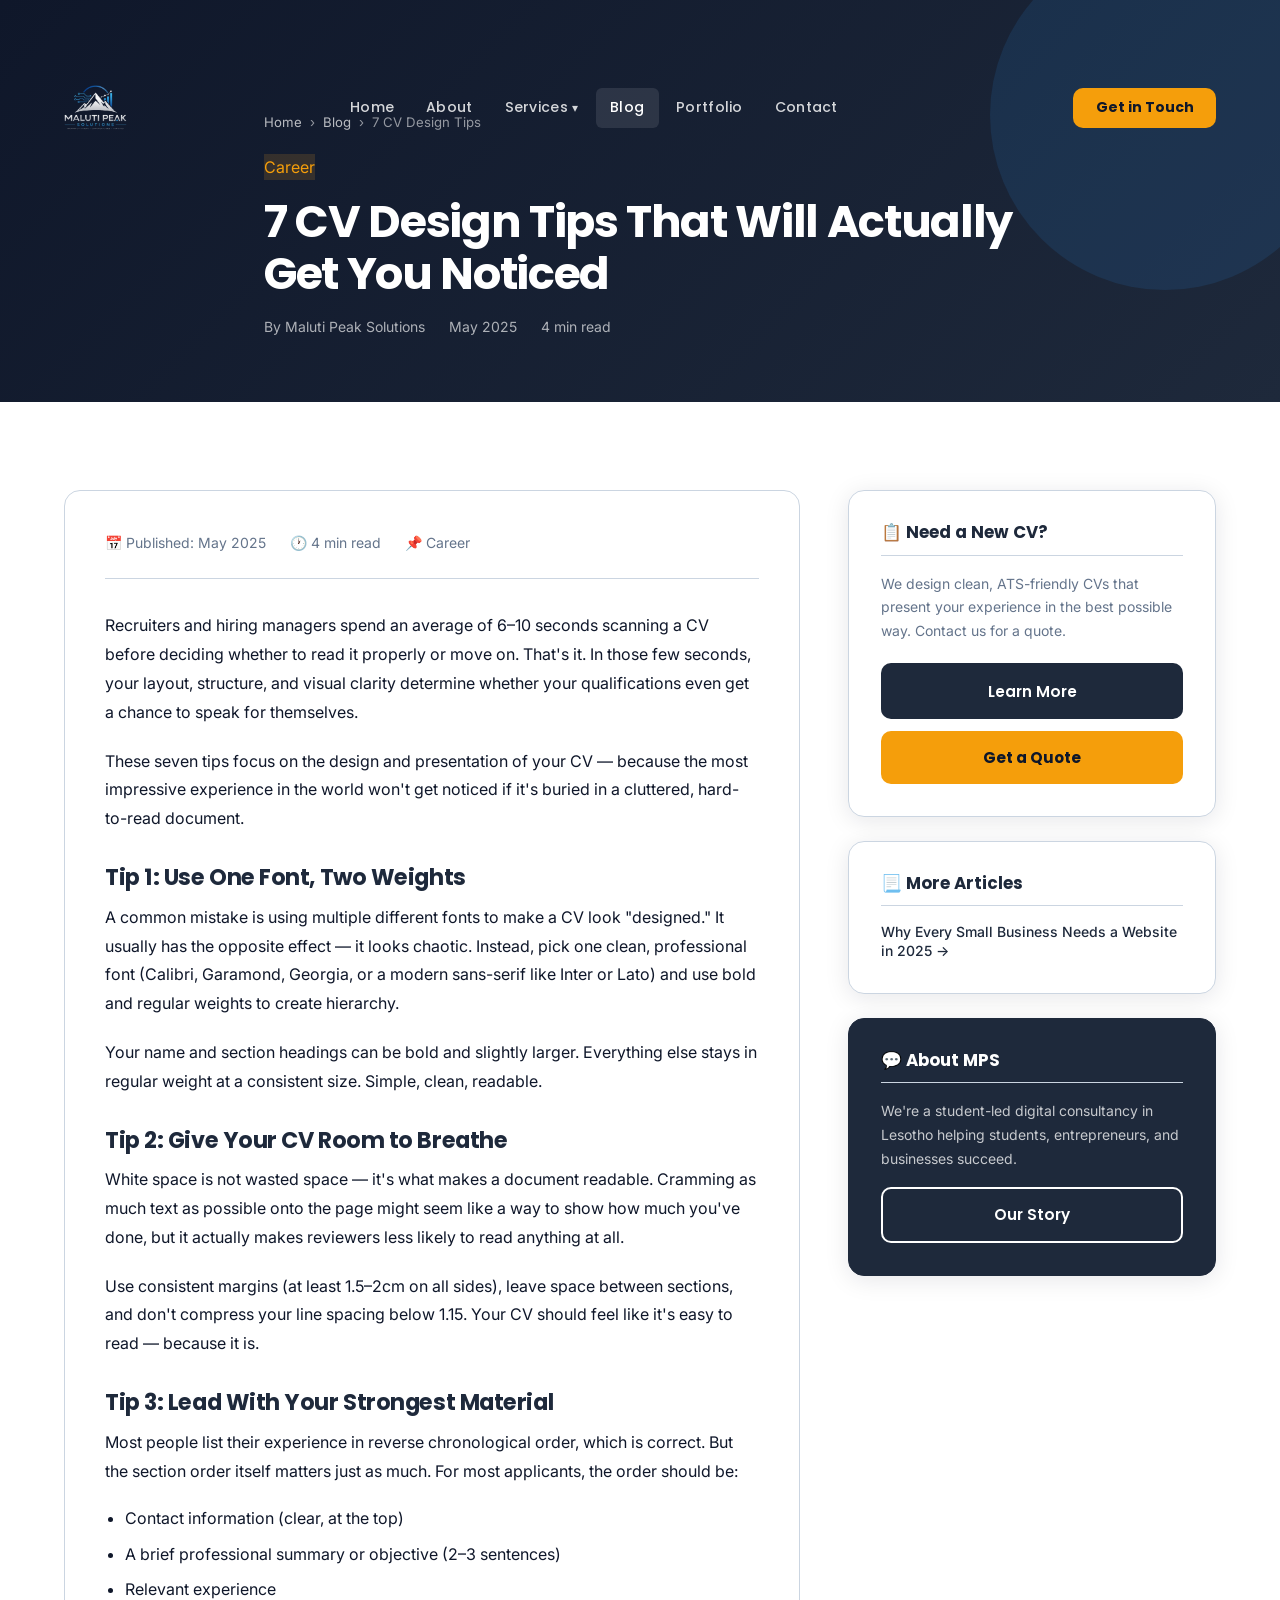
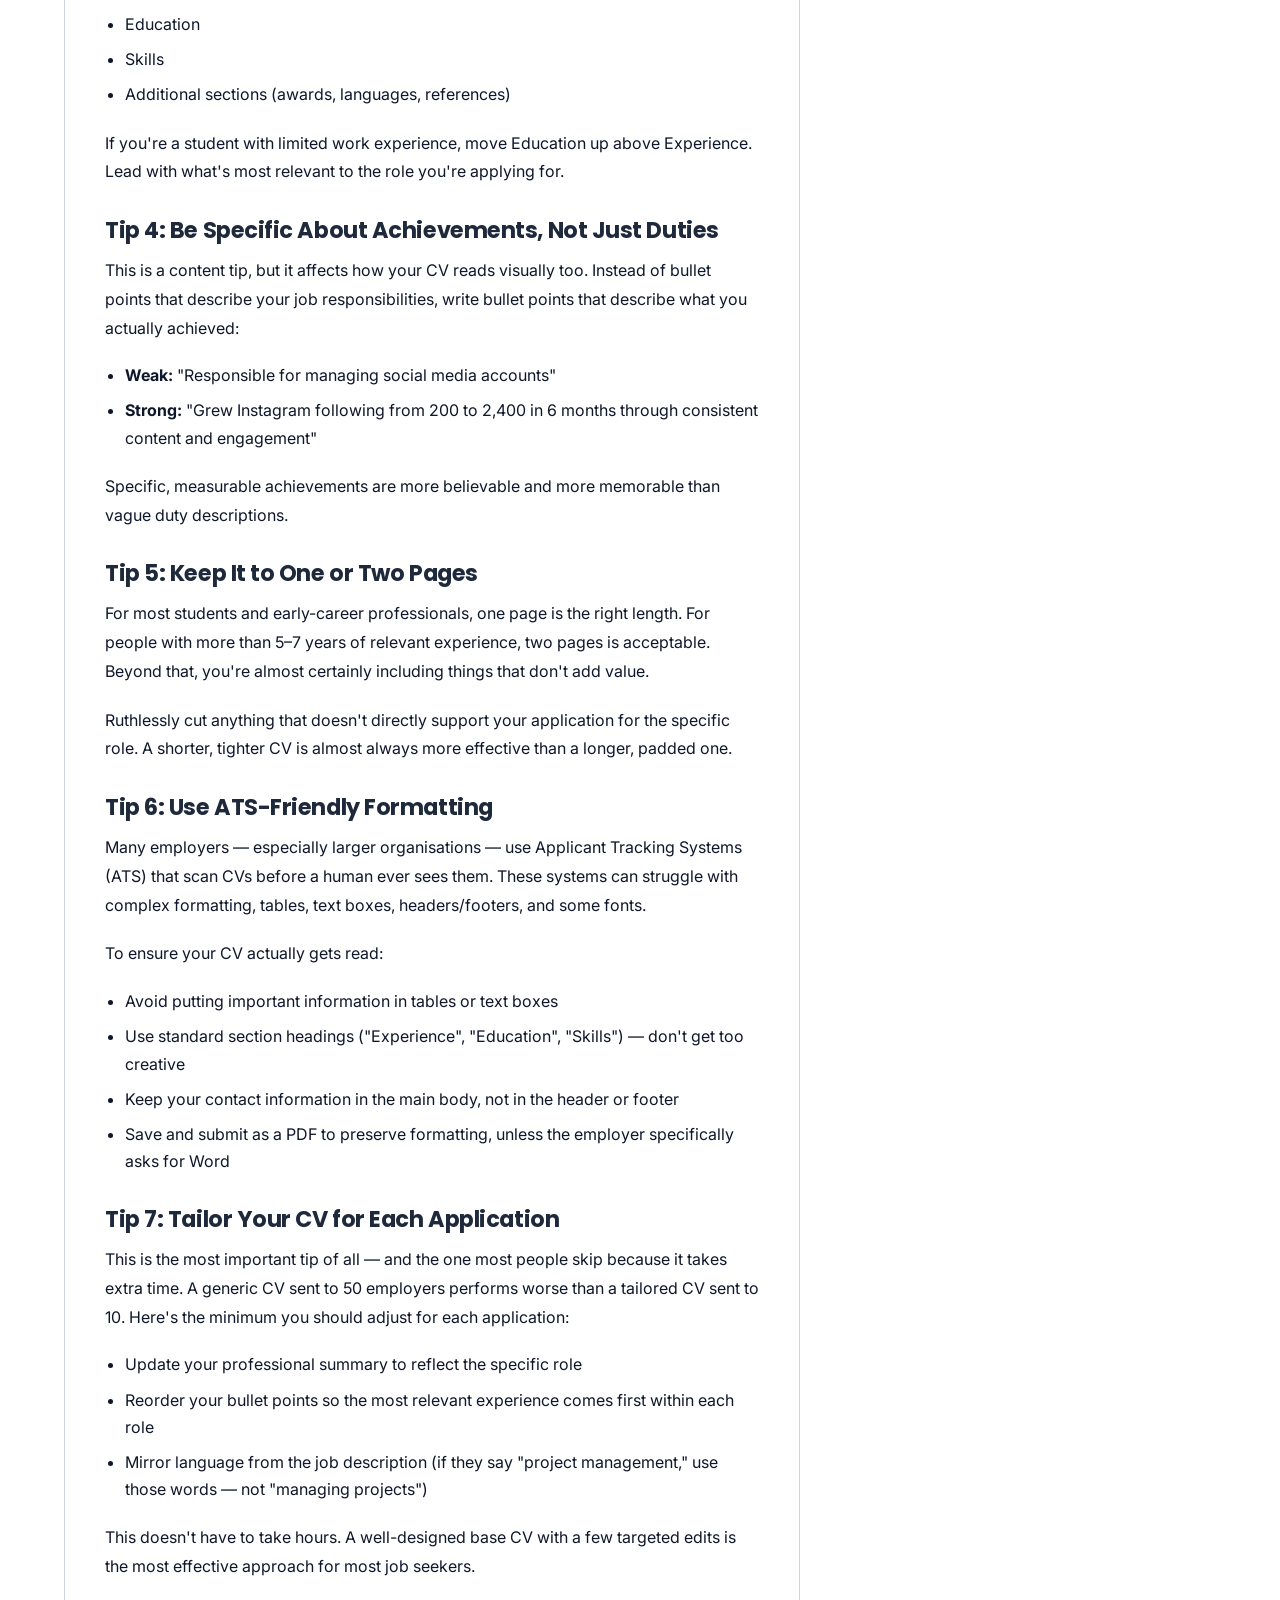
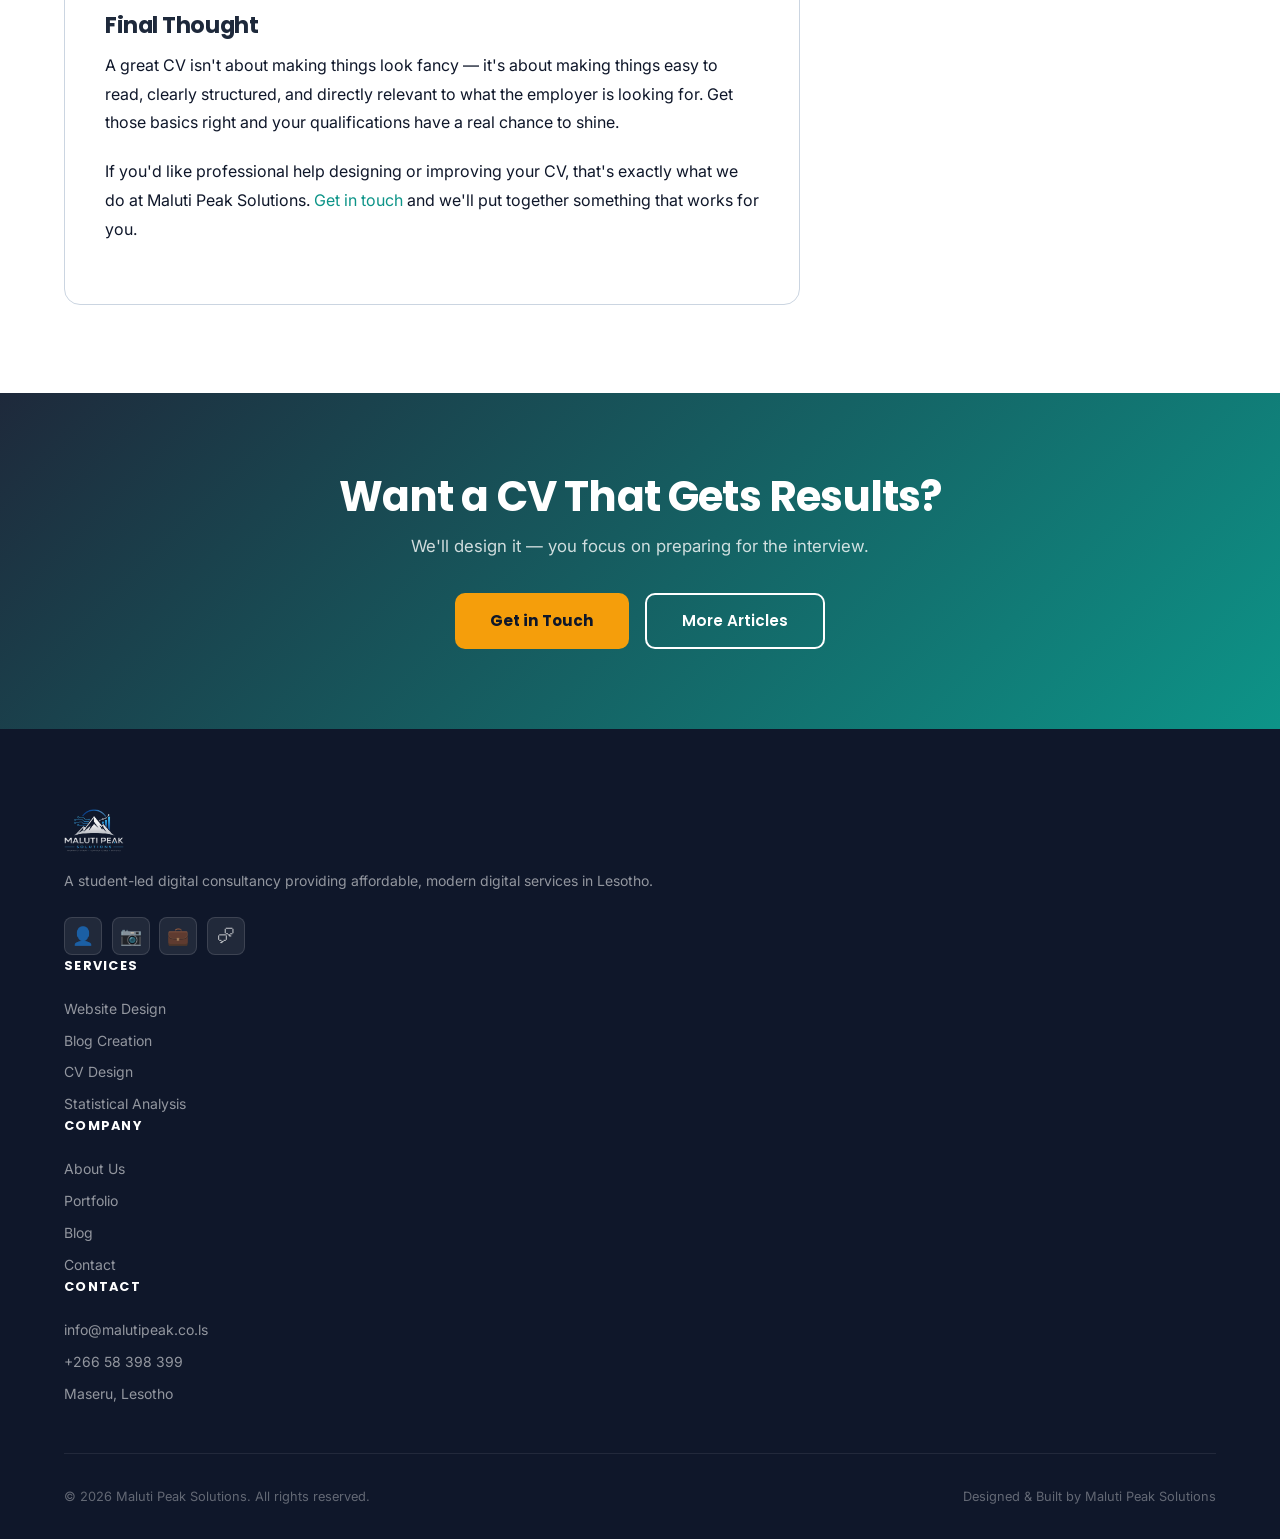
<file: blog/cv-design-tips-for-students.html>
﻿<!DOCTYPE html>
<html lang="en">
<head>
  <meta charset="UTF-8" />
  <meta name="viewport" content="width=device-width, initial-scale=1.0" />
  <title>7 CV Design Tips That Will Actually Get You Noticed — MPS Blog</title>
  <meta name="description" content="Most CVs get less than 10 seconds of attention. These practical design and content tips will help yours stand out from the pile." />
  <meta property="og:title"       content="7 CV Design Tips That Will Actually Get You Noticed" />
  <meta property="og:description" content="Most CVs get less than 10 seconds of attention. Here's how to make yours count." />
  <meta property="og:type"        content="article" />
  <link rel="preconnect" href="https://fonts.googleapis.com" />
  <link rel="preconnect" href="https://fonts.gstatic.com" crossorigin />
  <link href="https://fonts.googleapis.com/css2?family=Inter:wght@400;500;600&family=Poppins:wght@600;700;800&display=swap" rel="stylesheet" />
  <link rel="stylesheet" href="../css/style.css" />
  <link rel="icon" type="image/png" href="../images/logo.png" />
</head>
<body>

  <nav class="nav" role="navigation" aria-label="Main navigation">
    <div class="container nav__inner">
      <a href="../index.html" class="nav__logo" aria-label="Maluti Peak Solutions home">
        <img src="../images/logo.png" alt="Maluti Peak Solutions logo" class="nav__logo-img" loading="lazy" />
        <div class="nav__logo-text" style="display:none;">MPS<div class="nav__logo-sub">Maluti Peak Solutions</div></div>
      </a>
      <ul class="nav__links" id="navLinks">
        <li class="nav__item"><a href="../index.html"    class="nav__link">Home</a></li>
        <li class="nav__item"><a href="../about.html"    class="nav__link">About</a></li>
        <li class="nav__item">
          <a href="../services.html" class="nav__link nav__link--has-dropdown" aria-haspopup="true">Services</a>
          <ul class="nav__dropdown">
            <li><a href="../services/website-design.html"       class="nav__dropdown-link">Website Design &amp; Creation</a></li>
            <li><a href="../services/blog-creation.html"        class="nav__dropdown-link">Blog Creation &amp; Setup</a></li>
            <li><a href="../services/cv-design.html"            class="nav__dropdown-link">Professional CV Design</a></li>
            <li><a href="../services/statistical-analysis.html" class="nav__dropdown-link">Statistical Analysis</a></li>
          </ul>
        </li>
        <li class="nav__item"><a href="../blog.html"      class="nav__link nav__link--active">Blog</a></li>
        <li class="nav__item"><a href="../portfolio.html" class="nav__link">Portfolio</a></li>
        <li class="nav__item"><a href="../contact.html"   class="nav__link">Contact</a></li>
      </ul>
      <a href="../contact.html" class="nav__cta">Get in Touch</a>
      <button class="nav__hamburger" id="hamburger" aria-label="Toggle menu" aria-expanded="false" aria-controls="navLinks">
        <span></span><span></span><span></span>
      </button>
    </div>
  </nav>

  <div class="page-hero" style="padding: 7rem 0 4rem;">
    <div class="container" style="max-width:800px;">
      <div class="breadcrumb">
        <a href="../index.html">Home</a><span>&#8250;</span>
        <a href="../blog.html">Blog</a><span>&#8250;</span>
        <span>7 CV Design Tips</span>
      </div>
      <div style="display:flex; gap:0.75rem; flex-wrap:wrap; margin-bottom:1rem;">
        <span class="blog-card__tag" style="background:rgba(245,166,35,0.15); color:var(--gold);">Career</span>
      </div>
      <h1 style="font-size:clamp(1.8rem,4vw,2.8rem); margin-bottom:1rem;">7 CV Design Tips That Will Actually Get You Noticed</h1>
      <div style="display:flex; gap:1.5rem; color:rgba(255,255,255,0.65); font-size:0.875rem; flex-wrap:wrap;">
        <span>By Maluti Peak Solutions</span>
        <span>May 2025</span>
        <span>4 min read</span>
      </div>
    </div>
  </div>

  <section class="section">
    <div class="container">
      <div class="blog-post-layout">

        <article class="blog-post__content">

          <div class="blog-post__meta">
            <span>&#128197; Published: May 2025</span>
            <span>&#128336; 4 min read</span>
            <span>&#128204; Career</span>
          </div>

          <p>Recruiters and hiring managers spend an average of 6–10 seconds scanning a CV before deciding whether to read it properly or move on. That's it. In those few seconds, your layout, structure, and visual clarity determine whether your qualifications even get a chance to speak for themselves.</p>
          <p>These seven tips focus on the design and presentation of your CV — because the most impressive experience in the world won't get noticed if it's buried in a cluttered, hard-to-read document.</p>

          <h2>Tip 1: Use One Font, Two Weights</h2>
          <p>A common mistake is using multiple different fonts to make a CV look "designed." It usually has the opposite effect — it looks chaotic. Instead, pick one clean, professional font (Calibri, Garamond, Georgia, or a modern sans-serif like Inter or Lato) and use bold and regular weights to create hierarchy.</p>
          <p>Your name and section headings can be bold and slightly larger. Everything else stays in regular weight at a consistent size. Simple, clean, readable.</p>

          <h2>Tip 2: Give Your CV Room to Breathe</h2>
          <p>White space is not wasted space — it's what makes a document readable. Cramming as much text as possible onto the page might seem like a way to show how much you've done, but it actually makes reviewers less likely to read anything at all.</p>
          <p>Use consistent margins (at least 1.5–2cm on all sides), leave space between sections, and don't compress your line spacing below 1.15. Your CV should feel like it's easy to read — because it is.</p>

          <h2>Tip 3: Lead With Your Strongest Material</h2>
          <p>Most people list their experience in reverse chronological order, which is correct. But the section order itself matters just as much. For most applicants, the order should be:</p>
          <ul>
            <li>Contact information (clear, at the top)</li>
            <li>A brief professional summary or objective (2–3 sentences)</li>
            <li>Relevant experience</li>
            <li>Education</li>
            <li>Skills</li>
            <li>Additional sections (awards, languages, references)</li>
          </ul>
          <p>If you're a student with limited work experience, move Education up above Experience. Lead with what's most relevant to the role you're applying for.</p>

          <h2>Tip 4: Be Specific About Achievements, Not Just Duties</h2>
          <p>This is a content tip, but it affects how your CV reads visually too. Instead of bullet points that describe your job responsibilities, write bullet points that describe what you actually achieved:</p>
          <ul>
            <li><strong>Weak:</strong> "Responsible for managing social media accounts"</li>
            <li><strong>Strong:</strong> "Grew Instagram following from 200 to 2,400 in 6 months through consistent content and engagement"</li>
          </ul>
          <p>Specific, measurable achievements are more believable and more memorable than vague duty descriptions.</p>

          <h2>Tip 5: Keep It to One or Two Pages</h2>
          <p>For most students and early-career professionals, one page is the right length. For people with more than 5–7 years of relevant experience, two pages is acceptable. Beyond that, you're almost certainly including things that don't add value.</p>
          <p>Ruthlessly cut anything that doesn't directly support your application for the specific role. A shorter, tighter CV is almost always more effective than a longer, padded one.</p>

          <h2>Tip 6: Use ATS-Friendly Formatting</h2>
          <p>Many employers — especially larger organisations — use Applicant Tracking Systems (ATS) that scan CVs before a human ever sees them. These systems can struggle with complex formatting, tables, text boxes, headers/footers, and some fonts.</p>
          <p>To ensure your CV actually gets read:</p>
          <ul>
            <li>Avoid putting important information in tables or text boxes</li>
            <li>Use standard section headings ("Experience", "Education", "Skills") — don't get too creative</li>
            <li>Keep your contact information in the main body, not in the header or footer</li>
            <li>Save and submit as a PDF to preserve formatting, unless the employer specifically asks for Word</li>
          </ul>

          <h2>Tip 7: Tailor Your CV for Each Application</h2>
          <p>This is the most important tip of all — and the one most people skip because it takes extra time. A generic CV sent to 50 employers performs worse than a tailored CV sent to 10. Here's the minimum you should adjust for each application:</p>
          <ul>
            <li>Update your professional summary to reflect the specific role</li>
            <li>Reorder your bullet points so the most relevant experience comes first within each role</li>
            <li>Mirror language from the job description (if they say "project management," use those words — not "managing projects")</li>
          </ul>
          <p>This doesn't have to take hours. A well-designed base CV with a few targeted edits is the most effective approach for most job seekers.</p>

          <h2>Final Thought</h2>
          <p>A great CV isn't about making things look fancy — it's about making things easy to read, clearly structured, and directly relevant to what the employer is looking for. Get those basics right and your qualifications have a real chance to shine.</p>
          <p>If you'd like professional help designing or improving your CV, that's exactly what we do at Maluti Peak Solutions. <a href="../contact.html" style="color:var(--blue);">Get in touch</a> and we'll put together something that works for you.</p>

        </article>

        <!-- Sidebar -->
        <aside class="service-page__sidebar">
          <div class="sidebar-card">
            <h4>&#128203; Need a New CV?</h4>
            <p style="font-size:0.875rem; margin-bottom:1.25rem;">We design clean, ATS-friendly CVs that present your experience in the best possible way. Contact us for a quote.</p>
            <a href="../services/cv-design.html" class="btn btn--secondary" style="width:100%; justify-content:center; margin-bottom:0.75rem;">Learn More</a>
            <a href="../contact.html" class="btn btn--primary" style="width:100%; justify-content:center;">Get a Quote</a>
          </div>
          <div class="sidebar-card">
            <h4>&#128195; More Articles</h4>
            <ul style="display:flex; flex-direction:column; gap:0.75rem; margin-top:0.5rem;">
              <li>
                <a href="why-small-businesses-need-a-website.html" style="color:var(--navy); font-size:0.875rem; font-weight:500; line-height:1.4; display:block;">Why Every Small Business Needs a Website in 2025 &#8594;</a>
              </li>
            </ul>
          </div>
          <div class="sidebar-card" style="background:var(--navy); border-color:var(--navy);">
            <h4 style="color:var(--white);">&#128172; About MPS</h4>
            <p style="color:rgba(255,255,255,0.75); font-size:0.875rem; margin:0.5rem 0 1rem;">We're a student-led digital consultancy in Lesotho helping students, entrepreneurs, and businesses succeed.</p>
            <a href="../about.html" class="btn btn--outline" style="width:100%; justify-content:center;">Our Story</a>
          </div>
        </aside>

      </div>
    </div>
  </section>

  <section class="cta-banner" aria-label="Call to action">
    <div class="container">
      <h2>Want a CV That Gets Results?</h2>
      <p>We'll design it — you focus on preparing for the interview.</p>
      <div class="btn-group">
        <a href="../contact.html" class="btn btn--primary">Get in Touch</a>
        <a href="../blog.html"    class="btn btn--outline">More Articles</a>
      </div>
    </div>
  </section>

  <footer class="footer" role="contentinfo">
    <div class="container">
      <div class="footer__top">
        <div class="footer__brand">
          <img src="../images/logo.png" alt="Maluti Peak Solutions" class="footer__logo" loading="lazy" />
          <p>A student-led digital consultancy providing affordable, modern digital services in Lesotho.</p>
          <div class="footer__social">
            <a href="#" class="footer__social-link" aria-label="Facebook">&#128100;</a>
            <a href="#" class="footer__social-link" aria-label="Instagram">&#128247;</a>
            <a href="#" class="footer__social-link" aria-label="LinkedIn">&#128188;</a>
            <a href="#" class="footer__social-link" aria-label="WhatsApp">&#128490;</a>
          </div>
        </div>
        <div><p class="footer__col-title">Services</p><ul class="footer__links"><li><a href="../services/website-design.html" class="footer__link">Website Design</a></li><li><a href="../services/blog-creation.html" class="footer__link">Blog Creation</a></li><li><a href="../services/cv-design.html" class="footer__link">CV Design</a></li><li><a href="../services/statistical-analysis.html" class="footer__link">Statistical Analysis</a></li></ul></div>
        <div><p class="footer__col-title">Company</p><ul class="footer__links"><li><a href="../about.html" class="footer__link">About Us</a></li><li><a href="../portfolio.html" class="footer__link">Portfolio</a></li><li><a href="../blog.html" class="footer__link">Blog</a></li><li><a href="../contact.html" class="footer__link">Contact</a></li></ul></div>
        <div><p class="footer__col-title">Contact</p><ul class="footer__links"><li><a href="mailto:info@malutipeak.co.ls" class="footer__link">info@malutipeak.co.ls</a></li><li><a href="tel:+26658398399" class="footer__link">+266 58 398 399</a></li><li><span class="footer__link">Maseru, Lesotho</span></li></ul></div>
      </div>
      <div class="footer__bottom">
        <span>&copy; <span id="year"></span> Maluti Peak Solutions. All rights reserved.</span>
        <span>Designed &amp; Built by Maluti Peak Solutions</span>
      </div>
    </div>
  </footer>

  <script src="../js/main.js"></script>
  <script>document.getElementById('year').textContent = new Date().getFullYear();</script>
  <style>@media(max-width:768px){.blog-post-layout{grid-template-columns:1fr!important;}.service-page__sidebar{position:static;}}</style>
</body>
</html>
</file>
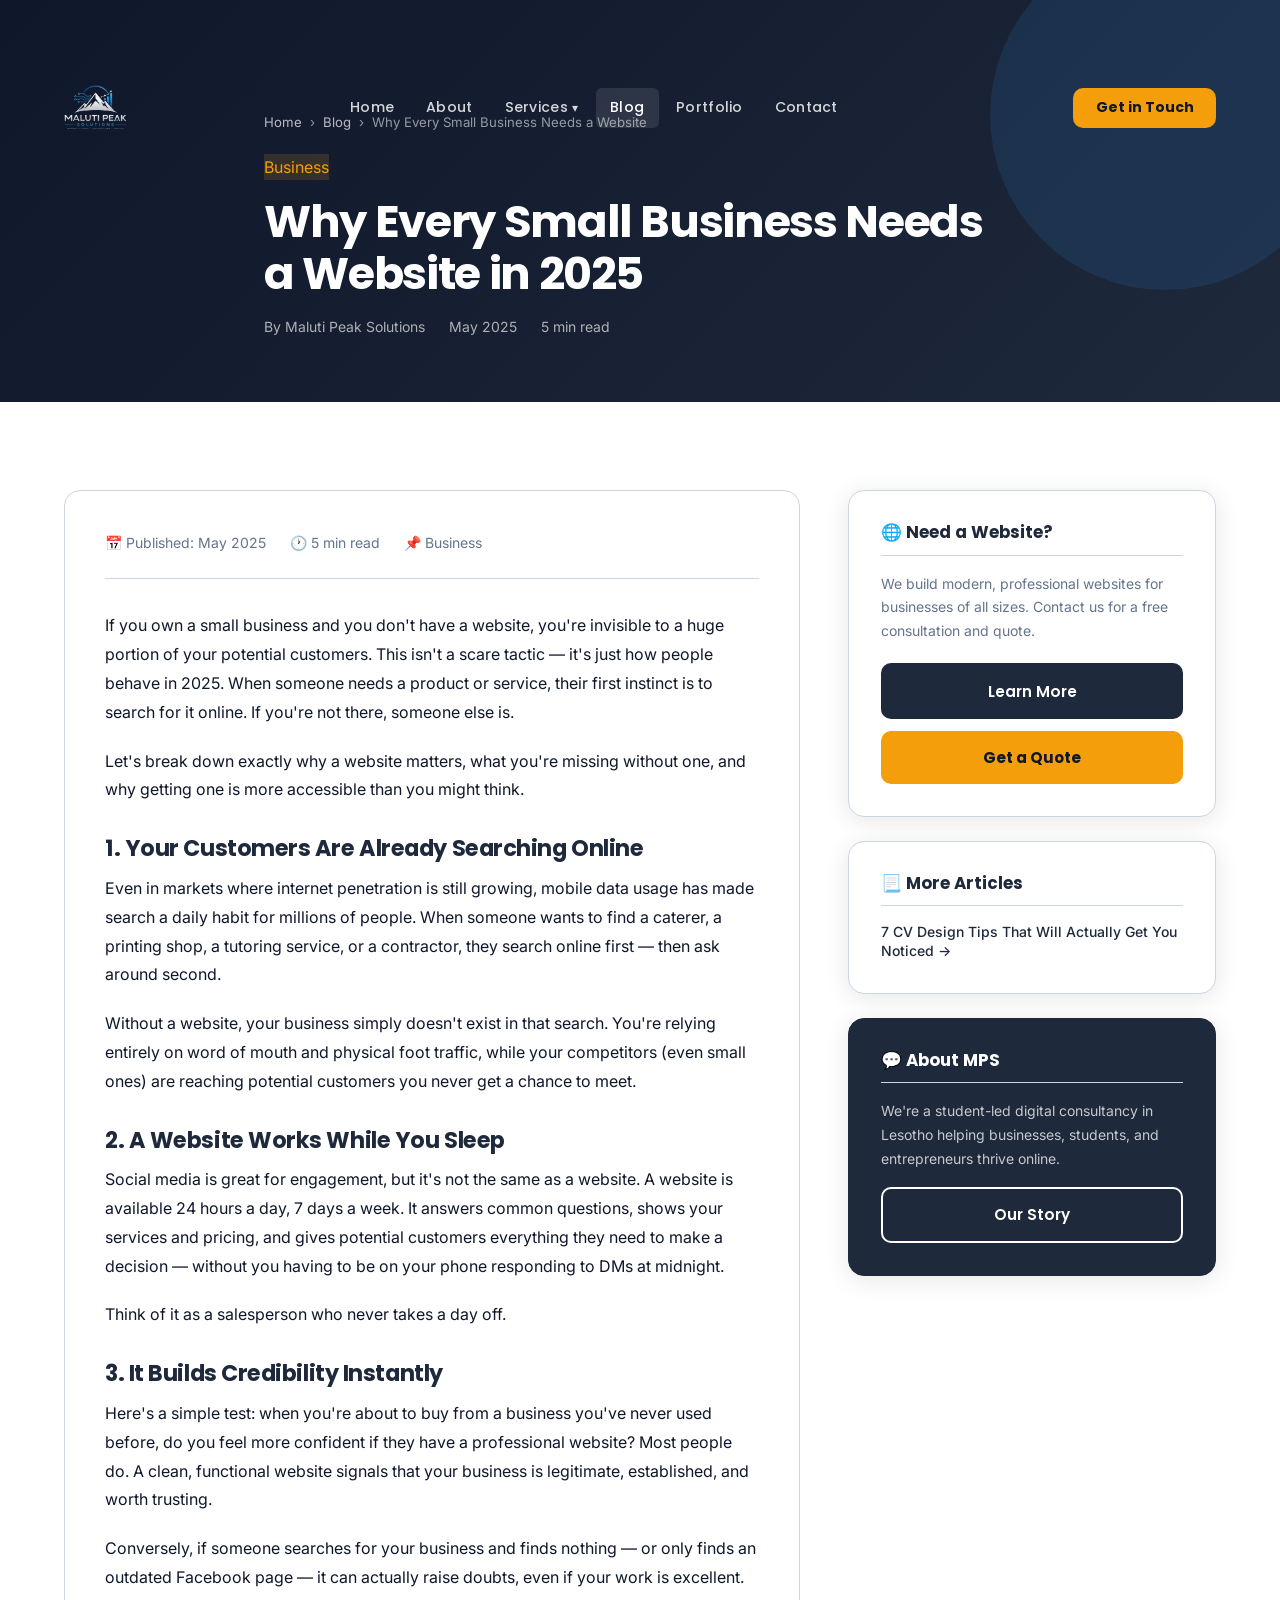
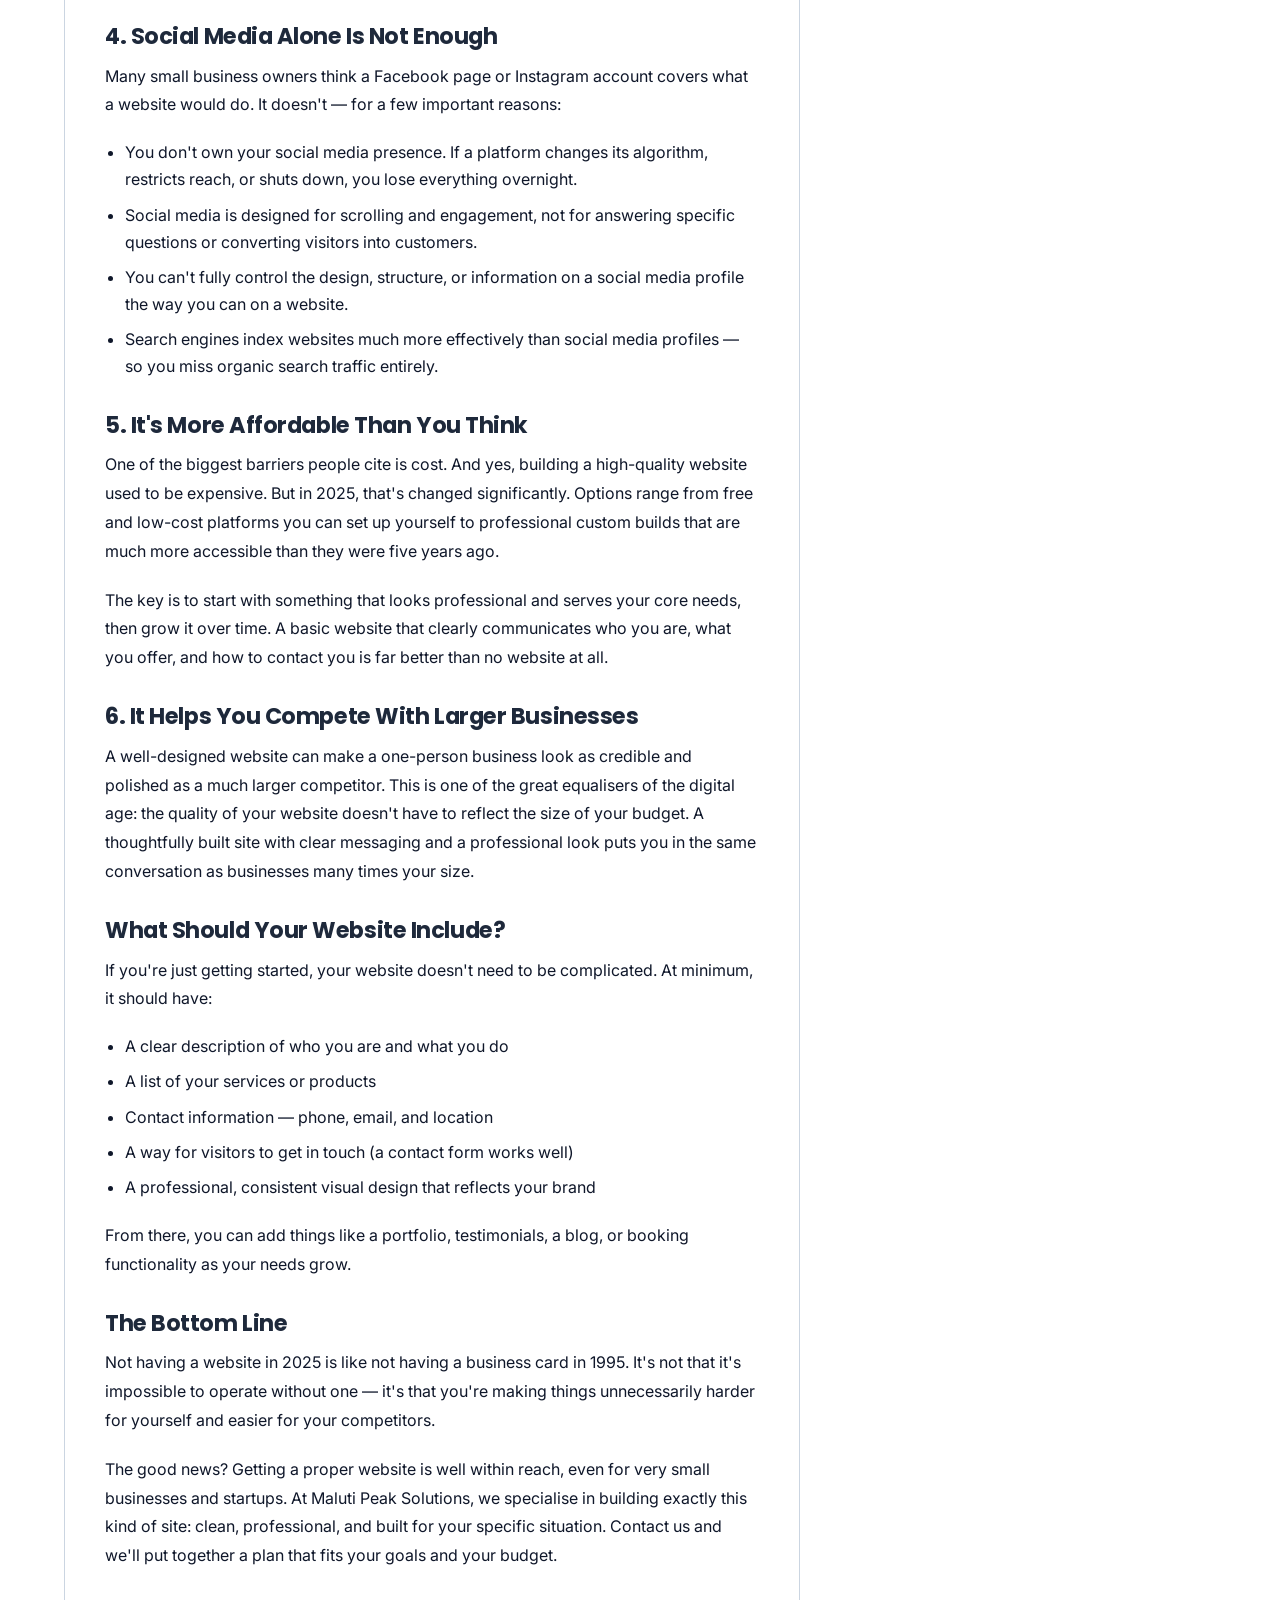
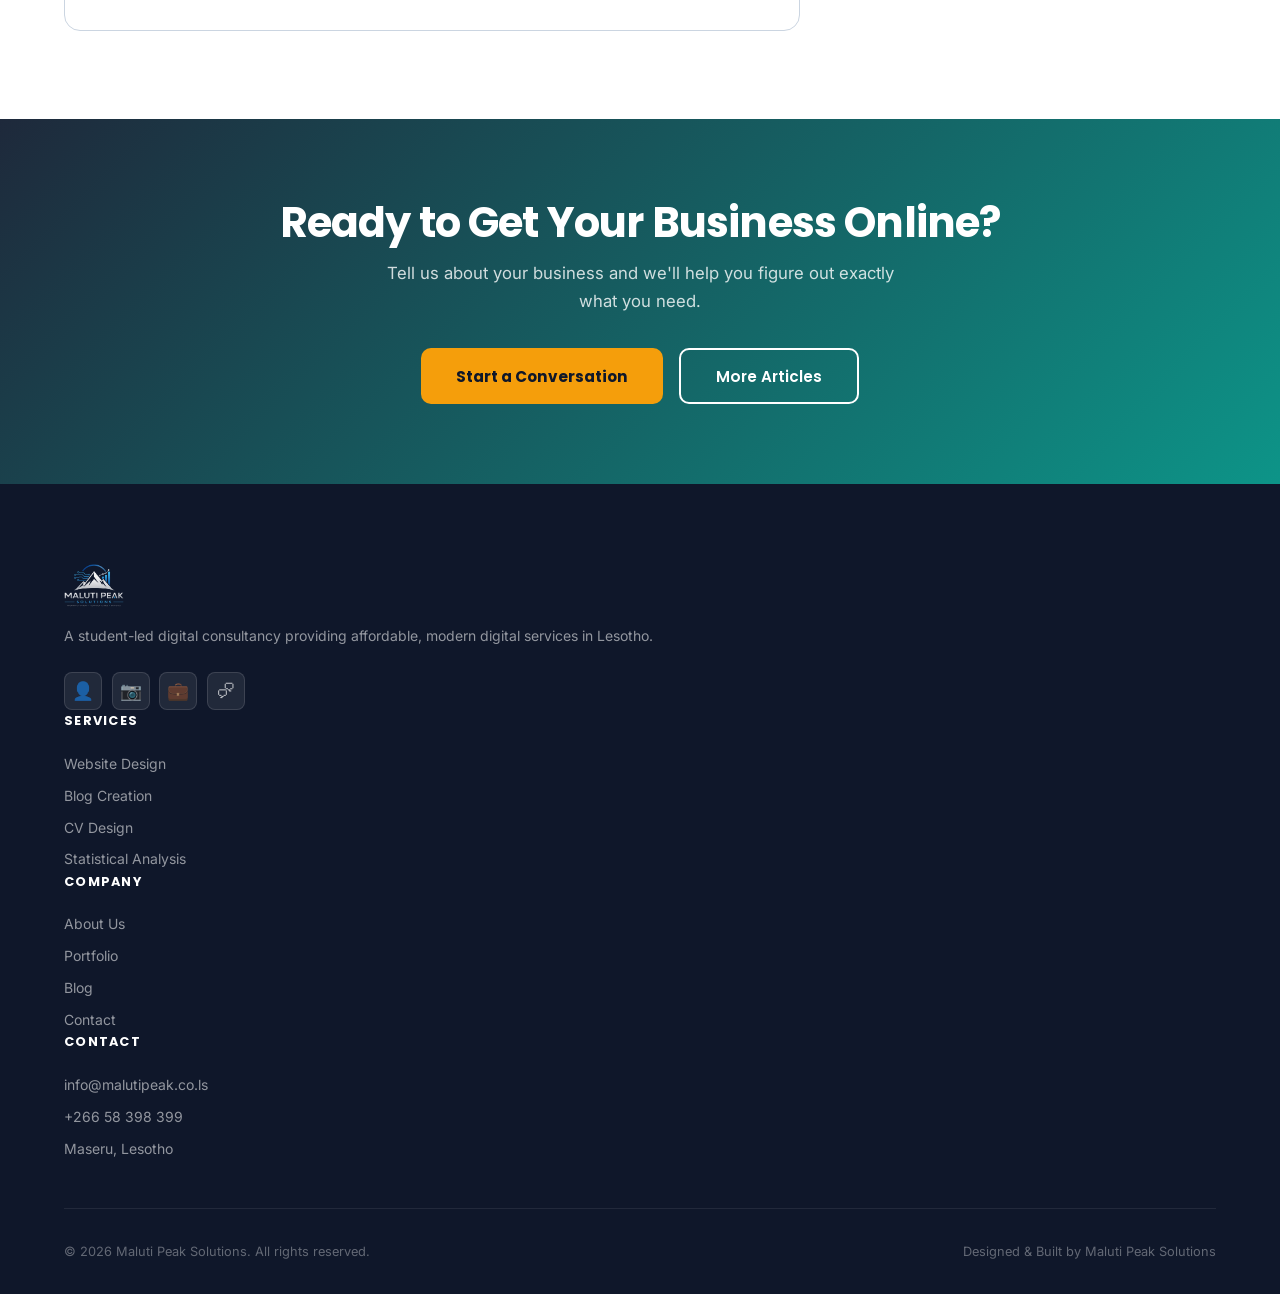
<file: blog/why-small-businesses-need-a-website.html>
﻿<!DOCTYPE html>
<html lang="en">
<head>
  <meta charset="UTF-8" />
  <meta name="viewport" content="width=device-width, initial-scale=1.0" />
  <title>Why Every Small Business Needs a Website in 2025 — MPS Blog</title>
  <meta name="description" content="Your customers are searching online. Here's why not having a website is costing you business — and what to do about it." />
  <meta property="og:title"       content="Why Every Small Business Needs a Website in 2025" />
  <meta property="og:description" content="Your customers are searching online. Here's why not having a website is costing you business." />
  <meta property="og:type"        content="article" />
  <link rel="preconnect" href="https://fonts.googleapis.com" />
  <link rel="preconnect" href="https://fonts.gstatic.com" crossorigin />
  <link href="https://fonts.googleapis.com/css2?family=Inter:wght@400;500;600&family=Poppins:wght@600;700;800&display=swap" rel="stylesheet" />
  <link rel="stylesheet" href="../css/style.css" />
  <link rel="icon" type="image/png" href="../images/logo.png" />
</head>
<body>

  <nav class="nav" role="navigation" aria-label="Main navigation">
    <div class="container nav__inner">
      <a href="../index.html" class="nav__logo" aria-label="Maluti Peak Solutions home">
        <img src="../images/logo.png" alt="Maluti Peak Solutions logo" class="nav__logo-img" loading="lazy" />
        <div class="nav__logo-text" style="display:none;">MPS<div class="nav__logo-sub">Maluti Peak Solutions</div></div>
      </a>
      <ul class="nav__links" id="navLinks">
        <li class="nav__item"><a href="../index.html"    class="nav__link">Home</a></li>
        <li class="nav__item"><a href="../about.html"    class="nav__link">About</a></li>
        <li class="nav__item">
          <a href="../services.html" class="nav__link nav__link--has-dropdown" aria-haspopup="true">Services</a>
          <ul class="nav__dropdown">
            <li><a href="../services/website-design.html"       class="nav__dropdown-link">Website Design &amp; Creation</a></li>
            <li><a href="../services/blog-creation.html"        class="nav__dropdown-link">Blog Creation &amp; Setup</a></li>
            <li><a href="../services/cv-design.html"            class="nav__dropdown-link">Professional CV Design</a></li>
            <li><a href="../services/statistical-analysis.html" class="nav__dropdown-link">Statistical Analysis</a></li>
          </ul>
        </li>
        <li class="nav__item"><a href="../blog.html"      class="nav__link nav__link--active">Blog</a></li>
        <li class="nav__item"><a href="../portfolio.html" class="nav__link">Portfolio</a></li>
        <li class="nav__item"><a href="../contact.html"   class="nav__link">Contact</a></li>
      </ul>
      <a href="../contact.html" class="nav__cta">Get in Touch</a>
      <button class="nav__hamburger" id="hamburger" aria-label="Toggle menu" aria-expanded="false" aria-controls="navLinks">
        <span></span><span></span><span></span>
      </button>
    </div>
  </nav>

  <!-- Post hero -->
  <div class="page-hero" style="padding: 7rem 0 4rem;">
    <div class="container" style="max-width:800px;">
      <div class="breadcrumb">
        <a href="../index.html">Home</a><span>&#8250;</span>
        <a href="../blog.html">Blog</a><span>&#8250;</span>
        <span>Why Every Small Business Needs a Website</span>
      </div>
      <div style="display:flex; gap:0.75rem; flex-wrap:wrap; margin-bottom:1rem;">
        <span class="blog-card__tag" style="background:rgba(245,166,35,0.15); color:var(--gold);">Business</span>
      </div>
      <h1 style="font-size:clamp(1.8rem,4vw,2.8rem); margin-bottom:1rem;">Why Every Small Business Needs a Website in 2025</h1>
      <div style="display:flex; gap:1.5rem; color:rgba(255,255,255,0.65); font-size:0.875rem; flex-wrap:wrap;">
        <span>By Maluti Peak Solutions</span>
        <span>May 2025</span>
        <span>5 min read</span>
      </div>
    </div>
  </div>

  <section class="section">
    <div class="container">
      <div class="blog-post-layout">

        <!-- Main article -->
        <article class="blog-post__content">

          <div class="blog-post__meta">
            <span>&#128197; Published: May 2025</span>
            <span>&#128336; 5 min read</span>
            <span>&#128204; Business</span>
          </div>

          <p>If you own a small business and you don't have a website, you're invisible to a huge portion of your potential customers. This isn't a scare tactic — it's just how people behave in 2025. When someone needs a product or service, their first instinct is to search for it online. If you're not there, someone else is.</p>

          <p>Let's break down exactly why a website matters, what you're missing without one, and why getting one is more accessible than you might think.</p>

          <h2>1. Your Customers Are Already Searching Online</h2>
          <p>Even in markets where internet penetration is still growing, mobile data usage has made search a daily habit for millions of people. When someone wants to find a caterer, a printing shop, a tutoring service, or a contractor, they search online first — then ask around second.</p>
          <p>Without a website, your business simply doesn't exist in that search. You're relying entirely on word of mouth and physical foot traffic, while your competitors (even small ones) are reaching potential customers you never get a chance to meet.</p>

          <h2>2. A Website Works While You Sleep</h2>
          <p>Social media is great for engagement, but it's not the same as a website. A website is available 24 hours a day, 7 days a week. It answers common questions, shows your services and pricing, and gives potential customers everything they need to make a decision — without you having to be on your phone responding to DMs at midnight.</p>
          <p>Think of it as a salesperson who never takes a day off.</p>

          <h2>3. It Builds Credibility Instantly</h2>
          <p>Here's a simple test: when you're about to buy from a business you've never used before, do you feel more confident if they have a professional website? Most people do. A clean, functional website signals that your business is legitimate, established, and worth trusting.</p>
          <p>Conversely, if someone searches for your business and finds nothing — or only finds an outdated Facebook page — it can actually raise doubts, even if your work is excellent.</p>

          <h2>4. Social Media Alone Is Not Enough</h2>
          <p>Many small business owners think a Facebook page or Instagram account covers what a website would do. It doesn't — for a few important reasons:</p>
          <ul>
            <li>You don't own your social media presence. If a platform changes its algorithm, restricts reach, or shuts down, you lose everything overnight.</li>
            <li>Social media is designed for scrolling and engagement, not for answering specific questions or converting visitors into customers.</li>
            <li>You can't fully control the design, structure, or information on a social media profile the way you can on a website.</li>
            <li>Search engines index websites much more effectively than social media profiles — so you miss organic search traffic entirely.</li>
          </ul>

          <h2>5. It's More Affordable Than You Think</h2>
          <p>One of the biggest barriers people cite is cost. And yes, building a high-quality website used to be expensive. But in 2025, that's changed significantly. Options range from free and low-cost platforms you can set up yourself to professional custom builds that are much more accessible than they were five years ago.</p>
          <p>The key is to start with something that looks professional and serves your core needs, then grow it over time. A basic website that clearly communicates who you are, what you offer, and how to contact you is far better than no website at all.</p>

          <h2>6. It Helps You Compete With Larger Businesses</h2>
          <p>A well-designed website can make a one-person business look as credible and polished as a much larger competitor. This is one of the great equalisers of the digital age: the quality of your website doesn't have to reflect the size of your budget. A thoughtfully built site with clear messaging and a professional look puts you in the same conversation as businesses many times your size.</p>

          <h2>What Should Your Website Include?</h2>
          <p>If you're just getting started, your website doesn't need to be complicated. At minimum, it should have:</p>
          <ul>
            <li>A clear description of who you are and what you do</li>
            <li>A list of your services or products</li>
            <li>Contact information — phone, email, and location</li>
            <li>A way for visitors to get in touch (a contact form works well)</li>
            <li>A professional, consistent visual design that reflects your brand</li>
          </ul>
          <p>From there, you can add things like a portfolio, testimonials, a blog, or booking functionality as your needs grow.</p>

          <h2>The Bottom Line</h2>
          <p>Not having a website in 2025 is like not having a business card in 1995. It's not that it's impossible to operate without one — it's that you're making things unnecessarily harder for yourself and easier for your competitors.</p>
          <p>The good news? Getting a proper website is well within reach, even for very small businesses and startups. At Maluti Peak Solutions, we specialise in building exactly this kind of site: clean, professional, and built for your specific situation. Contact us and we'll put together a plan that fits your goals and your budget.</p>

        </article>

        <!-- Sidebar -->
        <aside class="service-page__sidebar">
          <div class="sidebar-card">
            <h4>&#127760; Need a Website?</h4>
            <p style="font-size:0.875rem; margin-bottom:1.25rem;">We build modern, professional websites for businesses of all sizes. Contact us for a free consultation and quote.</p>
            <a href="../services/website-design.html" class="btn btn--secondary" style="width:100%; justify-content:center; margin-bottom:0.75rem;">Learn More</a>
            <a href="../contact.html" class="btn btn--primary" style="width:100%; justify-content:center;">Get a Quote</a>
          </div>
          <div class="sidebar-card">
            <h4>&#128195; More Articles</h4>
            <ul style="display:flex; flex-direction:column; gap:0.75rem; margin-top:0.5rem;">
              <li>
                <a href="cv-design-tips-for-students.html" style="color:var(--navy); font-size:0.875rem; font-weight:500; line-height:1.4; display:block;">7 CV Design Tips That Will Actually Get You Noticed &#8594;</a>
              </li>
            </ul>
          </div>
          <div class="sidebar-card" style="background:var(--navy); border-color:var(--navy);">
            <h4 style="color:var(--white);">&#128172; About MPS</h4>
            <p style="color:rgba(255,255,255,0.75); font-size:0.875rem; margin:0.5rem 0 1rem;">We're a student-led digital consultancy in Lesotho helping businesses, students, and entrepreneurs thrive online.</p>
            <a href="../about.html" class="btn btn--outline" style="width:100%; justify-content:center;">Our Story</a>
          </div>
        </aside>

      </div>
    </div>
  </section>

  <section class="cta-banner" aria-label="Call to action">
    <div class="container">
      <h2>Ready to Get Your Business Online?</h2>
      <p>Tell us about your business and we'll help you figure out exactly what you need.</p>
      <div class="btn-group">
        <a href="../contact.html" class="btn btn--primary">Start a Conversation</a>
        <a href="../blog.html"    class="btn btn--outline">More Articles</a>
      </div>
    </div>
  </section>

  <footer class="footer" role="contentinfo">
    <div class="container">
      <div class="footer__top">
        <div class="footer__brand">
          <img src="../images/logo.png" alt="Maluti Peak Solutions" class="footer__logo" loading="lazy" />
          <p>A student-led digital consultancy providing affordable, modern digital services in Lesotho.</p>
          <div class="footer__social">
            <a href="#" class="footer__social-link" aria-label="Facebook">&#128100;</a>
            <a href="#" class="footer__social-link" aria-label="Instagram">&#128247;</a>
            <a href="#" class="footer__social-link" aria-label="LinkedIn">&#128188;</a>
            <a href="#" class="footer__social-link" aria-label="WhatsApp">&#128490;</a>
          </div>
        </div>
        <div><p class="footer__col-title">Services</p><ul class="footer__links"><li><a href="../services/website-design.html" class="footer__link">Website Design</a></li><li><a href="../services/blog-creation.html" class="footer__link">Blog Creation</a></li><li><a href="../services/cv-design.html" class="footer__link">CV Design</a></li><li><a href="../services/statistical-analysis.html" class="footer__link">Statistical Analysis</a></li></ul></div>
        <div><p class="footer__col-title">Company</p><ul class="footer__links"><li><a href="../about.html" class="footer__link">About Us</a></li><li><a href="../portfolio.html" class="footer__link">Portfolio</a></li><li><a href="../blog.html" class="footer__link">Blog</a></li><li><a href="../contact.html" class="footer__link">Contact</a></li></ul></div>
        <div><p class="footer__col-title">Contact</p><ul class="footer__links"><li><a href="mailto:info@malutipeak.co.ls" class="footer__link">info@malutipeak.co.ls</a></li><li><a href="tel:+26658398399" class="footer__link">+266 58 398 399</a></li><li><span class="footer__link">Maseru, Lesotho</span></li></ul></div>
      </div>
      <div class="footer__bottom">
        <span>&copy; <span id="year"></span> Maluti Peak Solutions. All rights reserved.</span>
        <span>Designed &amp; Built by Maluti Peak Solutions</span>
      </div>
    </div>
  </footer>

  <script src="../js/main.js"></script>
  <script>document.getElementById('year').textContent = new Date().getFullYear();</script>
  <style>@media(max-width:768px){.blog-post-layout{grid-template-columns:1fr!important;}.service-page__sidebar{position:static;}}</style>
</body>
</html>
</file>
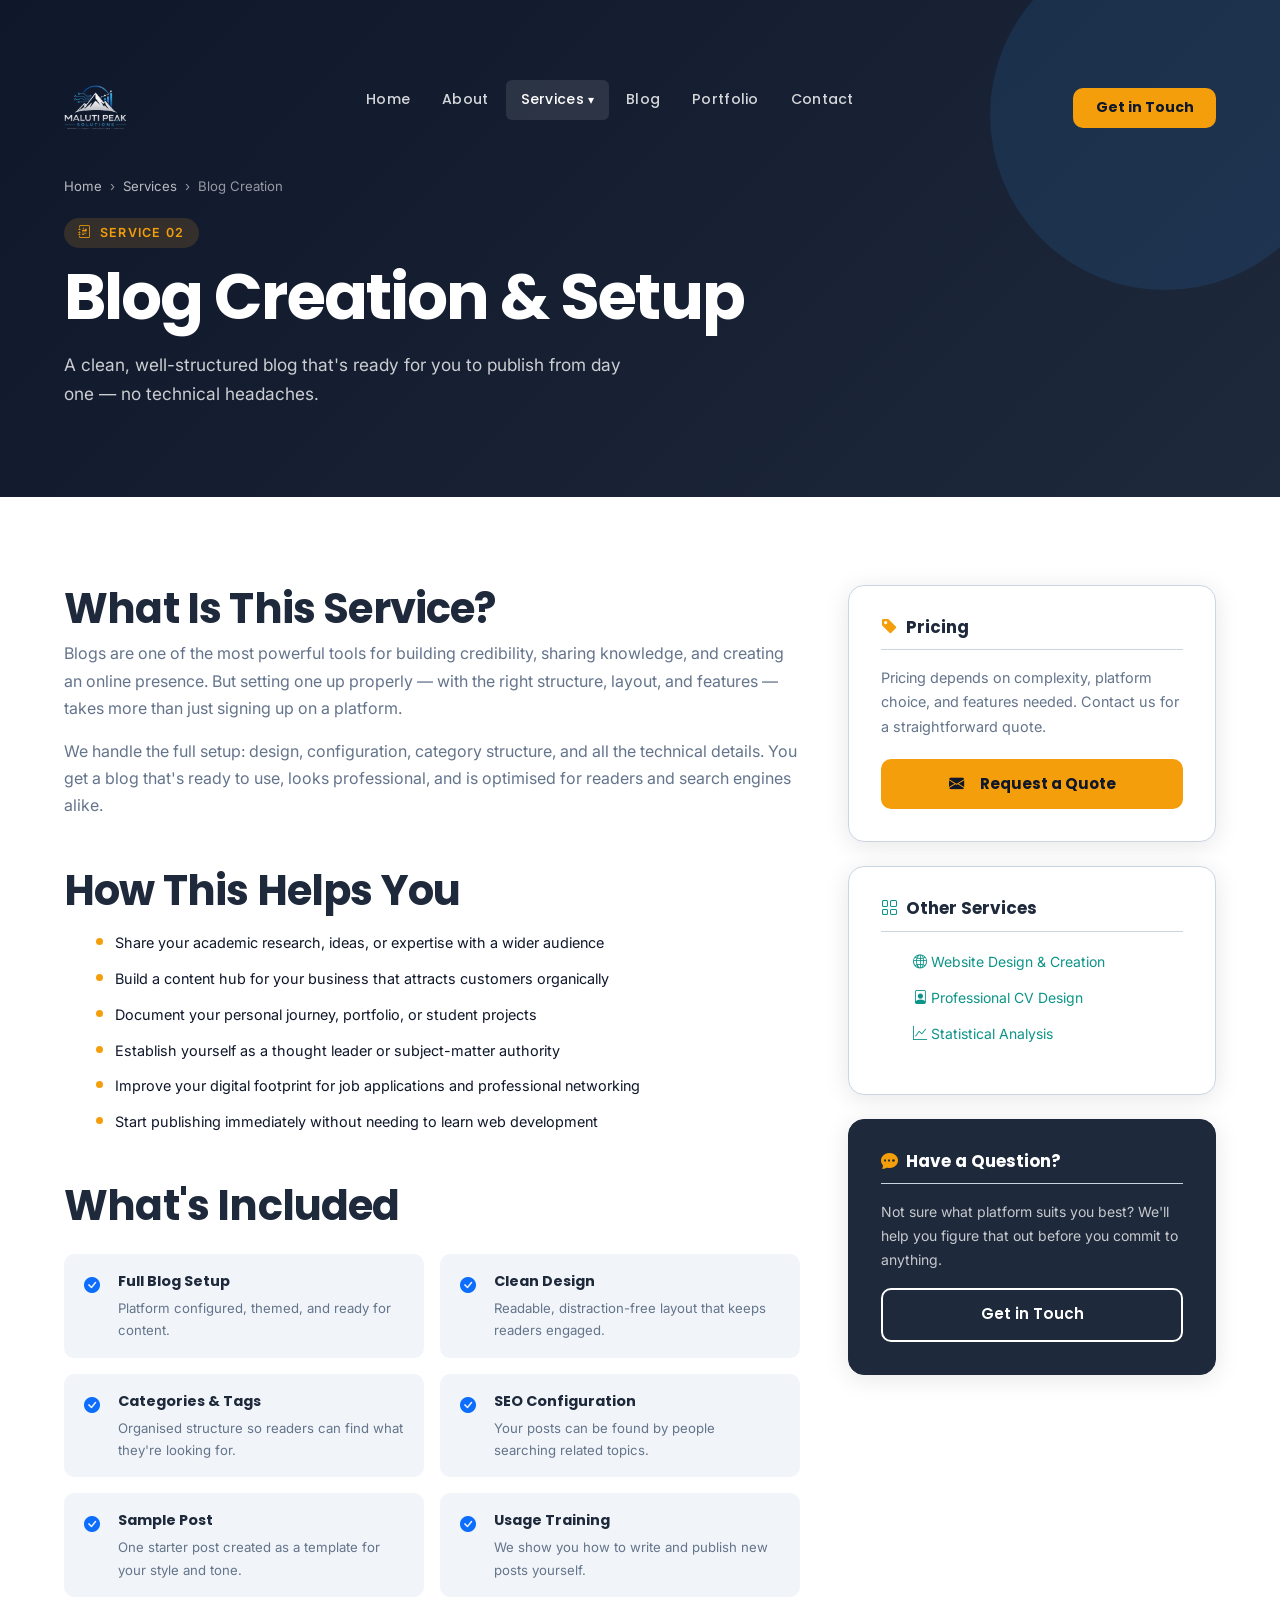
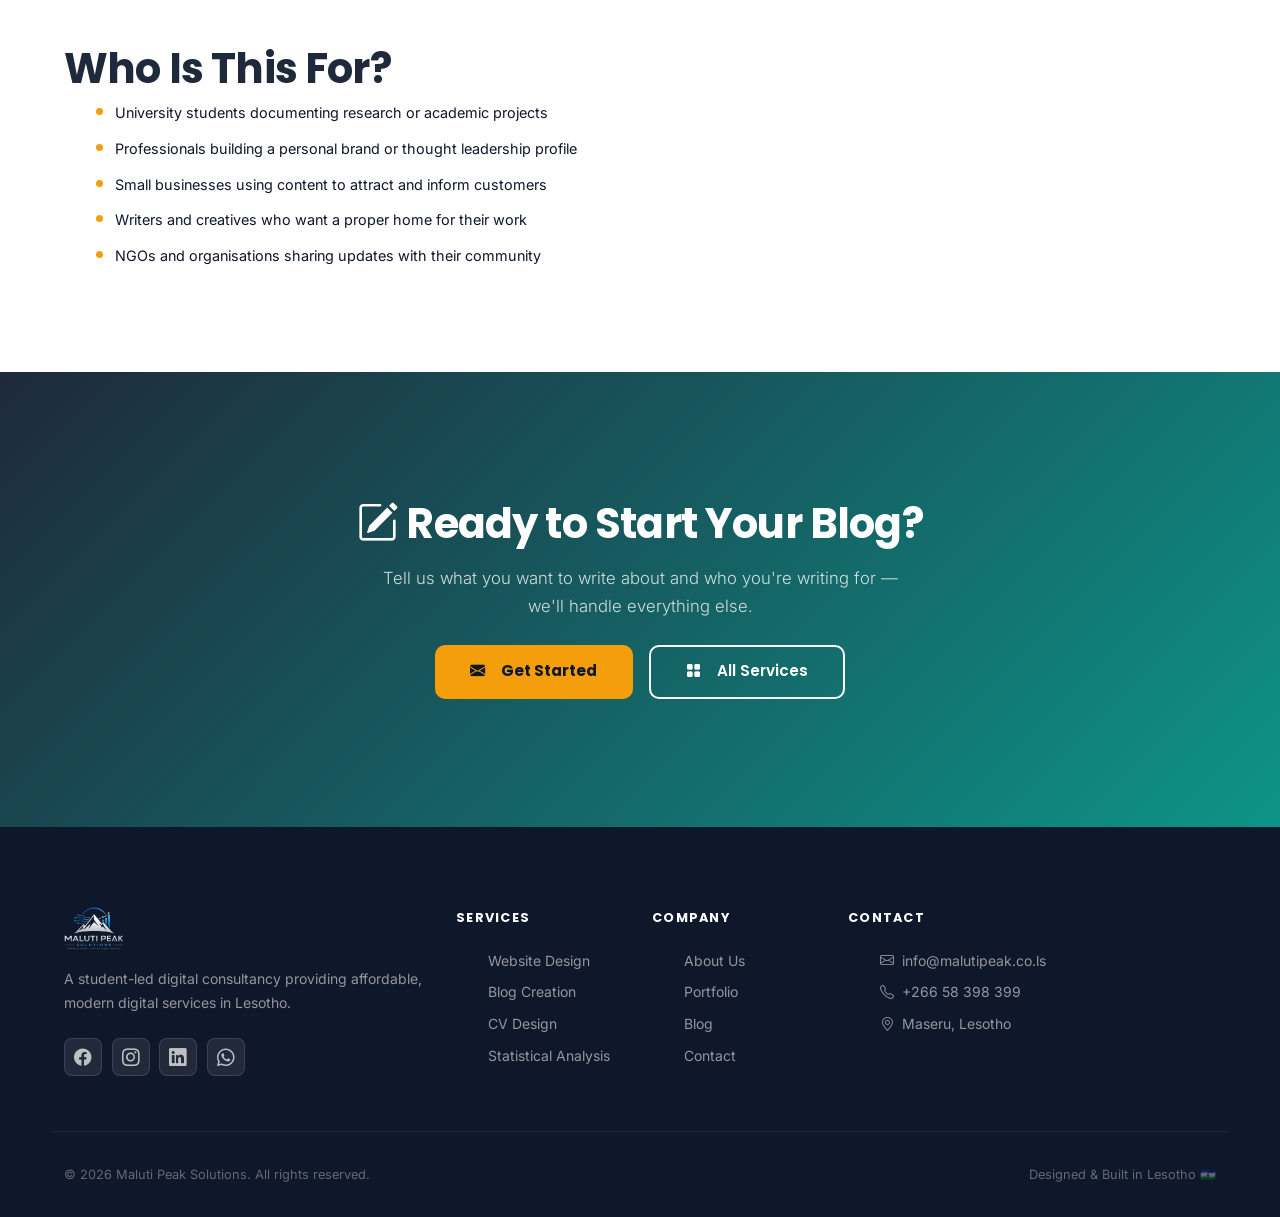
<file: services/blog-creation.html>
﻿<!DOCTYPE html>
<html lang="en">
<head>
  <meta charset="UTF-8" />
  <meta name="viewport" content="width=device-width, initial-scale=1.0" />
  <title>Blog Creation &amp; Setup — Maluti Peak Solutions</title>
  <meta name="description" content="Organised, visually appealing blogs for academic, personal, and business use. Maluti Peak Solutions sets up your blog so you can focus on writing." />
  <meta property="og:title" content="Blog Creation &amp; Setup — Maluti Peak Solutions" />
  <meta property="og:type"  content="website" />

  <!-- Bootstrap 5.3 -->
  <link href="https://cdn.jsdelivr.net/npm/bootstrap@5.3.3/dist/css/bootstrap.min.css" rel="stylesheet" />
  <!-- Bootstrap Icons -->
  <link href="https://cdn.jsdelivr.net/npm/bootstrap-icons@1.11.3/font/bootstrap-icons.min.css" rel="stylesheet" />
  <!-- AOS -->
  <link href="https://cdn.jsdelivr.net/npm/aos@2.3.4/dist/aos.css" rel="stylesheet" />
  <!-- Google Fonts -->
  <link rel="preconnect" href="https://fonts.googleapis.com" />
  <link rel="preconnect" href="https://fonts.gstatic.com" crossorigin />
  <link href="https://fonts.googleapis.com/css2?family=Inter:wght@400;500;600;700&family=Poppins:wght@600;700;800&display=swap" rel="stylesheet" />
  <link rel="stylesheet" href="../css/style.css" />
  <link rel="icon" type="image/png" href="../images/logo.png" />
</head>
<body>

  <!-- ══════════════════════════════════════════ NAVIGATION -->
  <nav class="nav" role="navigation" aria-label="Main navigation">
    <div class="container nav__inner">
      <a href="../index.html" class="nav__logo" aria-label="Maluti Peak Solutions home">
        <img src="../images/logo.png" alt="Maluti Peak Solutions logo" class="nav__logo-img" loading="lazy" />
        <div class="nav__logo-text" style="display:none;">MPS<div class="nav__logo-sub">Maluti Peak Solutions</div></div>
      </a>
      <ul class="nav__links" id="navLinks">
        <li class="nav__item"><a href="../index.html"    class="nav__link">Home</a></li>
        <li class="nav__item"><a href="../about.html"    class="nav__link">About</a></li>
        <li class="nav__item">
          <a href="../services.html" class="nav__link nav__link--active nav__link--has-dropdown" aria-haspopup="true">Services</a>
          <ul class="nav__dropdown">
            <li><a href="website-design.html"       class="nav__dropdown-link"><i class="bi bi-globe2 me-2"></i>Website Design</a></li>
            <li><a href="blog-creation.html"        class="nav__dropdown-link"><i class="bi bi-pencil-square me-2"></i>Blog Creation</a></li>
            <li><a href="cv-design.html"            class="nav__dropdown-link"><i class="bi bi-file-person me-2"></i>CV Design</a></li>
            <li><a href="statistical-analysis.html" class="nav__dropdown-link"><i class="bi bi-graph-up me-2"></i>Statistical Analysis</a></li>
          </ul>
        </li>
        <li class="nav__item"><a href="../blog.html"      class="nav__link">Blog</a></li>
        <li class="nav__item"><a href="../portfolio.html" class="nav__link">Portfolio</a></li>
        <li class="nav__item"><a href="../contact.html"   class="nav__link">Contact</a></li>
      </ul>
      <a href="../contact.html" class="nav__cta">Get in Touch</a>
      <button class="nav__hamburger" id="hamburger" aria-label="Toggle menu" aria-expanded="false" aria-controls="navLinks">
        <span></span><span></span><span></span>
      </button>
    </div>
  </nav>

  <!-- ══════════════════════════════════════════ PAGE HERO -->
  <div class="page-hero">
    <div class="container" data-aos="fade-up">
      <div class="breadcrumb">
        <a href="../index.html">Home</a><span>&rsaquo;</span>
        <a href="../services.html">Services</a><span>&rsaquo;</span>
        <span>Blog Creation</span>
      </div>
      <span class="section__tag" style="background:rgba(245,166,35,0.15);color:var(--gold);">
        <i class="bi bi-journal-richtext me-1"></i> Service 02
      </span>
      <h1>Blog Creation &amp; Setup</h1>
      <p>A clean, well-structured blog that's ready for you to publish from day one — no technical headaches.</p>
    </div>
  </div>

  <!-- ══════════════════════════════════════════ MAIN CONTENT -->
  <section class="section">
    <div class="container">
      <div class="service-page-layout">

        <div data-aos="fade-up">
          <h2>What Is This Service?</h2>
          <p>Blogs are one of the most powerful tools for building credibility, sharing knowledge, and creating an online presence. But setting one up properly — with the right structure, layout, and features — takes more than just signing up on a platform.</p>
          <p>We handle the full setup: design, configuration, category structure, and all the technical details. You get a blog that's ready to use, looks professional, and is optimised for readers and search engines alike.</p>

          <h2 class="mt-5">How This Helps You</h2>
          <ul class="service-benefits mt-3">
            <li>Share your academic research, ideas, or expertise with a wider audience</li>
            <li>Build a content hub for your business that attracts customers organically</li>
            <li>Document your personal journey, portfolio, or student projects</li>
            <li>Establish yourself as a thought leader or subject-matter authority</li>
            <li>Improve your digital footprint for job applications and professional networking</li>
            <li>Start publishing immediately without needing to learn web development</li>
          </ul>

          <h2 class="mt-5">What's Included</h2>
          <div class="row g-3 mt-1">
            <div class="col-sm-6">
              <div class="included-item">
                <i class="bi bi-check-circle-fill text-primary me-2"></i>
                <div><strong>Full Blog Setup</strong><p>Platform configured, themed, and ready for content.</p></div>
              </div>
            </div>
            <div class="col-sm-6">
              <div class="included-item">
                <i class="bi bi-check-circle-fill text-primary me-2"></i>
                <div><strong>Clean Design</strong><p>Readable, distraction-free layout that keeps readers engaged.</p></div>
              </div>
            </div>
            <div class="col-sm-6">
              <div class="included-item">
                <i class="bi bi-check-circle-fill text-primary me-2"></i>
                <div><strong>Categories &amp; Tags</strong><p>Organised structure so readers can find what they're looking for.</p></div>
              </div>
            </div>
            <div class="col-sm-6">
              <div class="included-item">
                <i class="bi bi-check-circle-fill text-primary me-2"></i>
                <div><strong>SEO Configuration</strong><p>Your posts can be found by people searching related topics.</p></div>
              </div>
            </div>
            <div class="col-sm-6">
              <div class="included-item">
                <i class="bi bi-check-circle-fill text-primary me-2"></i>
                <div><strong>Sample Post</strong><p>One starter post created as a template for your style and tone.</p></div>
              </div>
            </div>
            <div class="col-sm-6">
              <div class="included-item">
                <i class="bi bi-check-circle-fill text-primary me-2"></i>
                <div><strong>Usage Training</strong><p>We show you how to write and publish new posts yourself.</p></div>
              </div>
            </div>
          </div>

          <h2 class="mt-5">Who Is This For?</h2>
          <ul class="service-benefits mt-2">
            <li>University students documenting research or academic projects</li>
            <li>Professionals building a personal brand or thought leadership profile</li>
            <li>Small businesses using content to attract and inform customers</li>
            <li>Writers and creatives who want a proper home for their work</li>
            <li>NGOs and organisations sharing updates with their community</li>
          </ul>
        </div>

        <aside class="service-page__sidebar" data-aos="fade-left">
          <div class="sidebar-card">
            <h4><i class="bi bi-tag-fill me-2" style="color:var(--gold);"></i>Pricing</h4>
            <p style="font-size:0.9rem; margin-bottom:1.25rem;">Pricing depends on complexity, platform choice, and features needed. Contact us for a straightforward quote.</p>
            <a href="../contact.html" class="btn btn--primary" style="width:100%; justify-content:center;">
              <i class="bi bi-envelope-fill me-2"></i>Request a Quote
            </a>
          </div>
          <div class="sidebar-card">
            <h4><i class="bi bi-grid me-2" style="color:var(--blue);"></i>Other Services</h4>
            <ul style="display:flex; flex-direction:column; gap:0.6rem; margin-top:0.5rem;">
              <li><a href="website-design.html"       style="color:var(--blue); font-size:0.875rem;"><i class="bi bi-globe2 me-1"></i>Website Design &amp; Creation</a></li>
              <li><a href="cv-design.html"            style="color:var(--blue); font-size:0.875rem;"><i class="bi bi-file-person me-1"></i>Professional CV Design</a></li>
              <li><a href="statistical-analysis.html" style="color:var(--blue); font-size:0.875rem;"><i class="bi bi-graph-up me-1"></i>Statistical Analysis</a></li>
            </ul>
          </div>
          <div class="sidebar-card" style="background:var(--navy); border-color:var(--navy);">
            <h4 style="color:var(--white);"><i class="bi bi-chat-dots-fill me-2" style="color:var(--gold);"></i>Have a Question?</h4>
            <p style="color:rgba(255,255,255,0.75); font-size:0.875rem; margin:0.5rem 0 1rem;">Not sure what platform suits you best? We'll help you figure that out before you commit to anything.</p>
            <a href="../contact.html" class="btn btn--outline" style="width:100%; justify-content:center;">Get in Touch</a>
          </div>
        </aside>

      </div>
    </div>
  </section>

  <!-- ══════════════════════════════════════════ CTA BANNER -->
  <section class="cta-banner" aria-label="Call to action">
    <div class="container py-5 text-center" data-aos="zoom-in">
      <h2 class="mb-3"><i class="bi bi-pencil-square me-2"></i>Ready to Start Your Blog?</h2>
      <p class="lead mb-4">Tell us what you want to write about and who you're writing for — we'll handle everything else.</p>
      <div class="d-flex gap-3 justify-content-center flex-wrap">
        <a href="../contact.html"  class="btn btn--primary btn-lg"><i class="bi bi-envelope-fill me-2"></i>Get Started</a>
        <a href="../services.html" class="btn btn--outline btn-lg"><i class="bi bi-grid-fill me-2"></i>All Services</a>
      </div>
    </div>
  </section>

  <!-- ══════════════════════════════════════════ FOOTER -->
  <footer class="footer" role="contentinfo">
    <div class="container">
      <div class="row g-4 footer__top">
        <div class="col-lg-4 footer__brand">
          <img src="../images/logo.png" alt="Maluti Peak Solutions" class="footer__logo" loading="lazy" />
          <p class="mt-3">A student-led digital consultancy providing affordable, modern digital services in Lesotho.</p>
          <div class="footer__social mt-3">
            <a href="#" class="footer__social-link" aria-label="Facebook"><i class="bi bi-facebook"></i></a>
            <a href="#" class="footer__social-link" aria-label="Instagram"><i class="bi bi-instagram"></i></a>
            <a href="#" class="footer__social-link" aria-label="LinkedIn"><i class="bi bi-linkedin"></i></a>
            <a href="#" class="footer__social-link" aria-label="WhatsApp"><i class="bi bi-whatsapp"></i></a>
          </div>
        </div>
        <div class="col-6 col-md-4 col-lg-2">
          <p class="footer__col-title">Services</p>
          <ul class="footer__links">
            <li><a href="website-design.html"       class="footer__link">Website Design</a></li>
            <li><a href="blog-creation.html"        class="footer__link">Blog Creation</a></li>
            <li><a href="cv-design.html"            class="footer__link">CV Design</a></li>
            <li><a href="statistical-analysis.html" class="footer__link">Statistical Analysis</a></li>
          </ul>
        </div>
        <div class="col-6 col-md-4 col-lg-2">
          <p class="footer__col-title">Company</p>
          <ul class="footer__links">
            <li><a href="../about.html"     class="footer__link">About Us</a></li>
            <li><a href="../portfolio.html" class="footer__link">Portfolio</a></li>
            <li><a href="../blog.html"      class="footer__link">Blog</a></li>
            <li><a href="../contact.html"   class="footer__link">Contact</a></li>
          </ul>
        </div>
        <div class="col-md-4 col-lg-4">
          <p class="footer__col-title">Contact</p>
          <ul class="footer__links">
            <li><a href="mailto:info@malutipeak.co.ls" class="footer__link"><i class="bi bi-envelope me-2"></i>info@malutipeak.co.ls</a></li>
            <li><a href="tel:+26658398399"             class="footer__link"><i class="bi bi-telephone me-2"></i>+266 58 398 399</a></li>
            <li><span class="footer__link"><i class="bi bi-geo-alt me-2"></i>Maseru, Lesotho</span></li>
          </ul>
        </div>
      </div>
      <div class="footer__bottom">
        <span>&copy; <span id="year"></span> Maluti Peak Solutions. All rights reserved.</span>
        <span>Designed &amp; Built in Lesotho 🇱🇸</span>
      </div>
    </div>
  </footer>

  <script src="https://cdn.jsdelivr.net/npm/bootstrap@5.3.3/dist/js/bootstrap.bundle.min.js"></script>
  <script src="https://cdn.jsdelivr.net/npm/aos@2.3.4/dist/aos.js"></script>
  <script src="../js/main.js"></script>
  <script>
    document.getElementById('year').textContent = new Date().getFullYear();
    AOS.init({ once: true, offset: 60, duration: 600 });
  </script>
</body>
</html>
</file>
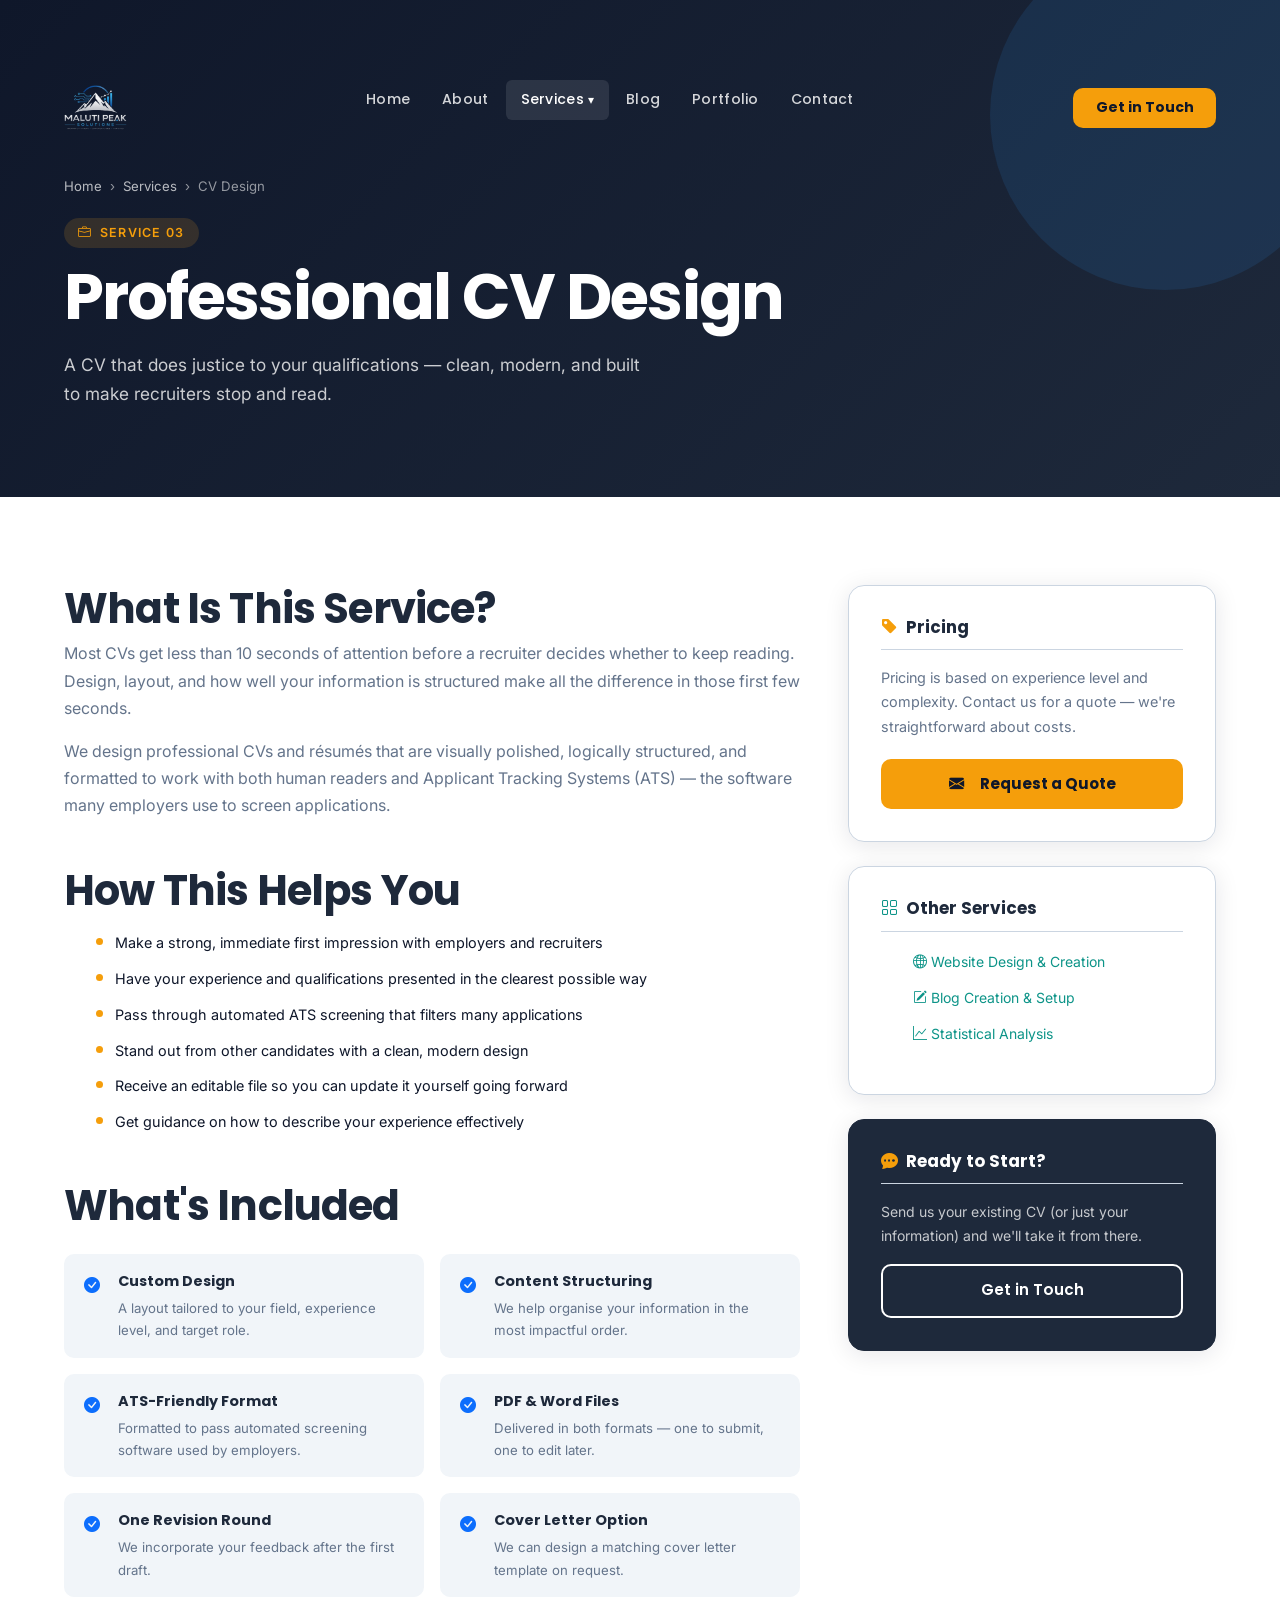
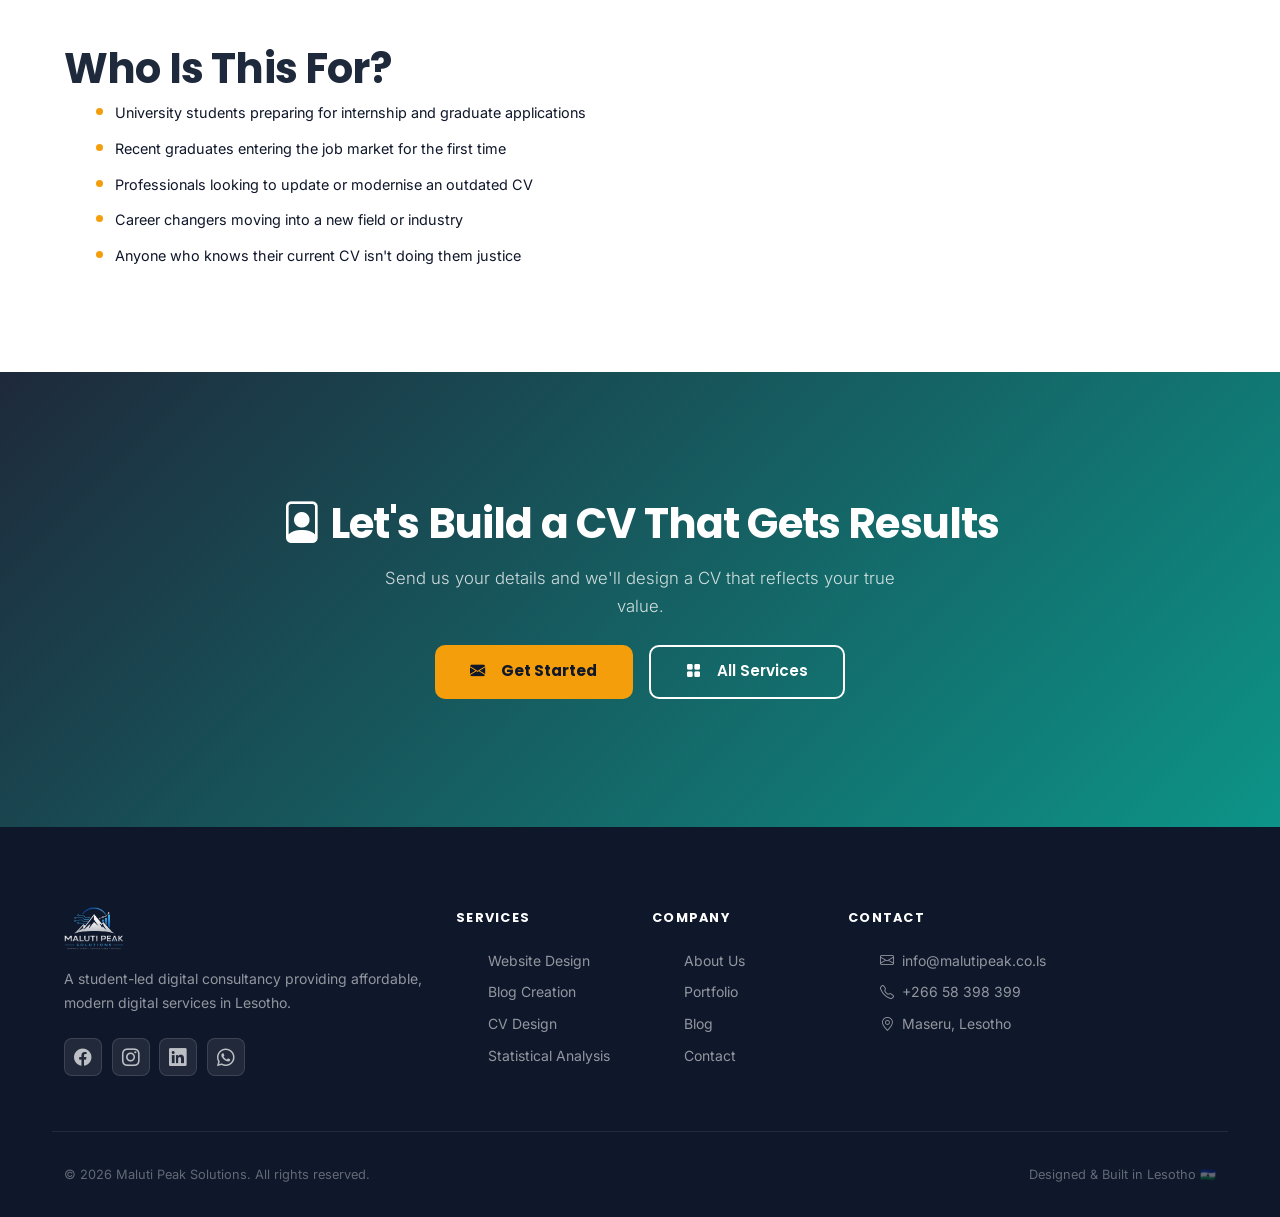
<file: services/cv-design.html>
﻿<!DOCTYPE html>
<html lang="en">
<head>
  <meta charset="UTF-8" />
  <meta name="viewport" content="width=device-width, initial-scale=1.0" />
  <title>Professional CV Design — Maluti Peak Solutions</title>
  <meta name="description" content="Clean, ATS-friendly CV and résumé design for students, graduates, and professionals in Lesotho. Stand out with a CV that works." />
  <meta property="og:title" content="Professional CV Design — Maluti Peak Solutions" />
  <meta property="og:type"  content="website" />

  <!-- Bootstrap 5.3 -->
  <link href="https://cdn.jsdelivr.net/npm/bootstrap@5.3.3/dist/css/bootstrap.min.css" rel="stylesheet" />
  <!-- Bootstrap Icons -->
  <link href="https://cdn.jsdelivr.net/npm/bootstrap-icons@1.11.3/font/bootstrap-icons.min.css" rel="stylesheet" />
  <!-- AOS -->
  <link href="https://cdn.jsdelivr.net/npm/aos@2.3.4/dist/aos.css" rel="stylesheet" />
  <!-- Google Fonts -->
  <link rel="preconnect" href="https://fonts.googleapis.com" />
  <link rel="preconnect" href="https://fonts.gstatic.com" crossorigin />
  <link href="https://fonts.googleapis.com/css2?family=Inter:wght@400;500;600;700&family=Poppins:wght@600;700;800&display=swap" rel="stylesheet" />
  <link rel="stylesheet" href="../css/style.css" />
  <link rel="icon" type="image/png" href="../images/logo.png" />
</head>
<body>

  <!-- ══════════════════════════════════════════ NAVIGATION -->
  <nav class="nav" role="navigation" aria-label="Main navigation">
    <div class="container nav__inner">
      <a href="../index.html" class="nav__logo" aria-label="Maluti Peak Solutions home">
        <img src="../images/logo.png" alt="Maluti Peak Solutions logo" class="nav__logo-img" loading="lazy" />
        <div class="nav__logo-text" style="display:none;">MPS<div class="nav__logo-sub">Maluti Peak Solutions</div></div>
      </a>
      <ul class="nav__links" id="navLinks">
        <li class="nav__item"><a href="../index.html"    class="nav__link">Home</a></li>
        <li class="nav__item"><a href="../about.html"    class="nav__link">About</a></li>
        <li class="nav__item">
          <a href="../services.html" class="nav__link nav__link--active nav__link--has-dropdown" aria-haspopup="true">Services</a>
          <ul class="nav__dropdown">
            <li><a href="website-design.html"       class="nav__dropdown-link"><i class="bi bi-globe2 me-2"></i>Website Design</a></li>
            <li><a href="blog-creation.html"        class="nav__dropdown-link"><i class="bi bi-pencil-square me-2"></i>Blog Creation</a></li>
            <li><a href="cv-design.html"            class="nav__dropdown-link"><i class="bi bi-file-person me-2"></i>CV Design</a></li>
            <li><a href="statistical-analysis.html" class="nav__dropdown-link"><i class="bi bi-graph-up me-2"></i>Statistical Analysis</a></li>
          </ul>
        </li>
        <li class="nav__item"><a href="../blog.html"      class="nav__link">Blog</a></li>
        <li class="nav__item"><a href="../portfolio.html" class="nav__link">Portfolio</a></li>
        <li class="nav__item"><a href="../contact.html"   class="nav__link">Contact</a></li>
      </ul>
      <a href="../contact.html" class="nav__cta">Get in Touch</a>
      <button class="nav__hamburger" id="hamburger" aria-label="Toggle menu" aria-expanded="false" aria-controls="navLinks">
        <span></span><span></span><span></span>
      </button>
    </div>
  </nav>

  <!-- ══════════════════════════════════════════ PAGE HERO -->
  <div class="page-hero">
    <div class="container" data-aos="fade-up">
      <div class="breadcrumb">
        <a href="../index.html">Home</a><span>&rsaquo;</span>
        <a href="../services.html">Services</a><span>&rsaquo;</span>
        <span>CV Design</span>
      </div>
      <span class="section__tag" style="background:rgba(245,166,35,0.15);color:var(--gold);">
        <i class="bi bi-briefcase me-1"></i> Service 03
      </span>
      <h1>Professional CV Design</h1>
      <p>A CV that does justice to your qualifications — clean, modern, and built to make recruiters stop and read.</p>
    </div>
  </div>

  <!-- ══════════════════════════════════════════ MAIN CONTENT -->
  <section class="section">
    <div class="container">
      <div class="service-page-layout">

        <div data-aos="fade-up">
          <h2>What Is This Service?</h2>
          <p>Most CVs get less than 10 seconds of attention before a recruiter decides whether to keep reading. Design, layout, and how well your information is structured make all the difference in those first few seconds.</p>
          <p>We design professional CVs and résumés that are visually polished, logically structured, and formatted to work with both human readers and Applicant Tracking Systems (ATS) — the software many employers use to screen applications.</p>

          <h2 class="mt-5">How This Helps You</h2>
          <ul class="service-benefits mt-3">
            <li>Make a strong, immediate first impression with employers and recruiters</li>
            <li>Have your experience and qualifications presented in the clearest possible way</li>
            <li>Pass through automated ATS screening that filters many applications</li>
            <li>Stand out from other candidates with a clean, modern design</li>
            <li>Receive an editable file so you can update it yourself going forward</li>
            <li>Get guidance on how to describe your experience effectively</li>
          </ul>

          <h2 class="mt-5">What's Included</h2>
          <div class="row g-3 mt-1">
            <div class="col-sm-6">
              <div class="included-item">
                <i class="bi bi-check-circle-fill text-primary me-2"></i>
                <div><strong>Custom Design</strong><p>A layout tailored to your field, experience level, and target role.</p></div>
              </div>
            </div>
            <div class="col-sm-6">
              <div class="included-item">
                <i class="bi bi-check-circle-fill text-primary me-2"></i>
                <div><strong>Content Structuring</strong><p>We help organise your information in the most impactful order.</p></div>
              </div>
            </div>
            <div class="col-sm-6">
              <div class="included-item">
                <i class="bi bi-check-circle-fill text-primary me-2"></i>
                <div><strong>ATS-Friendly Format</strong><p>Formatted to pass automated screening software used by employers.</p></div>
              </div>
            </div>
            <div class="col-sm-6">
              <div class="included-item">
                <i class="bi bi-check-circle-fill text-primary me-2"></i>
                <div><strong>PDF &amp; Word Files</strong><p>Delivered in both formats — one to submit, one to edit later.</p></div>
              </div>
            </div>
            <div class="col-sm-6">
              <div class="included-item">
                <i class="bi bi-check-circle-fill text-primary me-2"></i>
                <div><strong>One Revision Round</strong><p>We incorporate your feedback after the first draft.</p></div>
              </div>
            </div>
            <div class="col-sm-6">
              <div class="included-item">
                <i class="bi bi-check-circle-fill text-primary me-2"></i>
                <div><strong>Cover Letter Option</strong><p>We can design a matching cover letter template on request.</p></div>
              </div>
            </div>
          </div>

          <h2 class="mt-5">Who Is This For?</h2>
          <ul class="service-benefits mt-2">
            <li>University students preparing for internship and graduate applications</li>
            <li>Recent graduates entering the job market for the first time</li>
            <li>Professionals looking to update or modernise an outdated CV</li>
            <li>Career changers moving into a new field or industry</li>
            <li>Anyone who knows their current CV isn't doing them justice</li>
          </ul>
        </div>

        <aside class="service-page__sidebar" data-aos="fade-left">
          <div class="sidebar-card">
            <h4><i class="bi bi-tag-fill me-2" style="color:var(--gold);"></i>Pricing</h4>
            <p style="font-size:0.9rem; margin-bottom:1.25rem;">Pricing is based on experience level and complexity. Contact us for a quote — we're straightforward about costs.</p>
            <a href="../contact.html" class="btn btn--primary" style="width:100%; justify-content:center;">
              <i class="bi bi-envelope-fill me-2"></i>Request a Quote
            </a>
          </div>
          <div class="sidebar-card">
            <h4><i class="bi bi-grid me-2" style="color:var(--blue);"></i>Other Services</h4>
            <ul style="display:flex; flex-direction:column; gap:0.6rem; margin-top:0.5rem;">
              <li><a href="website-design.html"       style="color:var(--blue); font-size:0.875rem;"><i class="bi bi-globe2 me-1"></i>Website Design &amp; Creation</a></li>
              <li><a href="blog-creation.html"        style="color:var(--blue); font-size:0.875rem;"><i class="bi bi-pencil-square me-1"></i>Blog Creation &amp; Setup</a></li>
              <li><a href="statistical-analysis.html" style="color:var(--blue); font-size:0.875rem;"><i class="bi bi-graph-up me-1"></i>Statistical Analysis</a></li>
            </ul>
          </div>
          <div class="sidebar-card" style="background:var(--navy); border-color:var(--navy);">
            <h4 style="color:var(--white);"><i class="bi bi-chat-dots-fill me-2" style="color:var(--gold);"></i>Ready to Start?</h4>
            <p style="color:rgba(255,255,255,0.75); font-size:0.875rem; margin:0.5rem 0 1rem;">Send us your existing CV (or just your information) and we'll take it from there.</p>
            <a href="../contact.html" class="btn btn--outline" style="width:100%; justify-content:center;">Get in Touch</a>
          </div>
        </aside>

      </div>
    </div>
  </section>

  <!-- ══════════════════════════════════════════ CTA BANNER -->
  <section class="cta-banner" aria-label="Call to action">
    <div class="container py-5 text-center" data-aos="zoom-in">
      <h2 class="mb-3"><i class="bi bi-file-person me-2"></i>Let's Build a CV That Gets Results</h2>
      <p class="lead mb-4">Send us your details and we'll design a CV that reflects your true value.</p>
      <div class="d-flex gap-3 justify-content-center flex-wrap">
        <a href="../contact.html"  class="btn btn--primary btn-lg"><i class="bi bi-envelope-fill me-2"></i>Get Started</a>
        <a href="../services.html" class="btn btn--outline btn-lg"><i class="bi bi-grid-fill me-2"></i>All Services</a>
      </div>
    </div>
  </section>

  <!-- ══════════════════════════════════════════ FOOTER -->
  <footer class="footer" role="contentinfo">
    <div class="container">
      <div class="row g-4 footer__top">
        <div class="col-lg-4 footer__brand">
          <img src="../images/logo.png" alt="Maluti Peak Solutions" class="footer__logo" loading="lazy" />
          <p class="mt-3">A student-led digital consultancy providing affordable, modern digital services in Lesotho.</p>
          <div class="footer__social mt-3">
            <a href="#" class="footer__social-link" aria-label="Facebook"><i class="bi bi-facebook"></i></a>
            <a href="#" class="footer__social-link" aria-label="Instagram"><i class="bi bi-instagram"></i></a>
            <a href="#" class="footer__social-link" aria-label="LinkedIn"><i class="bi bi-linkedin"></i></a>
            <a href="#" class="footer__social-link" aria-label="WhatsApp"><i class="bi bi-whatsapp"></i></a>
          </div>
        </div>
        <div class="col-6 col-md-4 col-lg-2">
          <p class="footer__col-title">Services</p>
          <ul class="footer__links">
            <li><a href="website-design.html"       class="footer__link">Website Design</a></li>
            <li><a href="blog-creation.html"        class="footer__link">Blog Creation</a></li>
            <li><a href="cv-design.html"            class="footer__link">CV Design</a></li>
            <li><a href="statistical-analysis.html" class="footer__link">Statistical Analysis</a></li>
          </ul>
        </div>
        <div class="col-6 col-md-4 col-lg-2">
          <p class="footer__col-title">Company</p>
          <ul class="footer__links">
            <li><a href="../about.html"     class="footer__link">About Us</a></li>
            <li><a href="../portfolio.html" class="footer__link">Portfolio</a></li>
            <li><a href="../blog.html"      class="footer__link">Blog</a></li>
            <li><a href="../contact.html"   class="footer__link">Contact</a></li>
          </ul>
        </div>
        <div class="col-md-4 col-lg-4">
          <p class="footer__col-title">Contact</p>
          <ul class="footer__links">
            <li><a href="mailto:info@malutipeak.co.ls" class="footer__link"><i class="bi bi-envelope me-2"></i>info@malutipeak.co.ls</a></li>
            <li><a href="tel:+26658398399"             class="footer__link"><i class="bi bi-telephone me-2"></i>+266 58 398 399</a></li>
            <li><span class="footer__link"><i class="bi bi-geo-alt me-2"></i>Maseru, Lesotho</span></li>
          </ul>
        </div>
      </div>
      <div class="footer__bottom">
        <span>&copy; <span id="year"></span> Maluti Peak Solutions. All rights reserved.</span>
        <span>Designed &amp; Built in Lesotho 🇱🇸</span>
      </div>
    </div>
  </footer>

  <script src="https://cdn.jsdelivr.net/npm/bootstrap@5.3.3/dist/js/bootstrap.bundle.min.js"></script>
  <script src="https://cdn.jsdelivr.net/npm/aos@2.3.4/dist/aos.js"></script>
  <script src="../js/main.js"></script>
  <script>
    document.getElementById('year').textContent = new Date().getFullYear();
    AOS.init({ once: true, offset: 60, duration: 600 });
  </script>
</body>
</html>
</file>
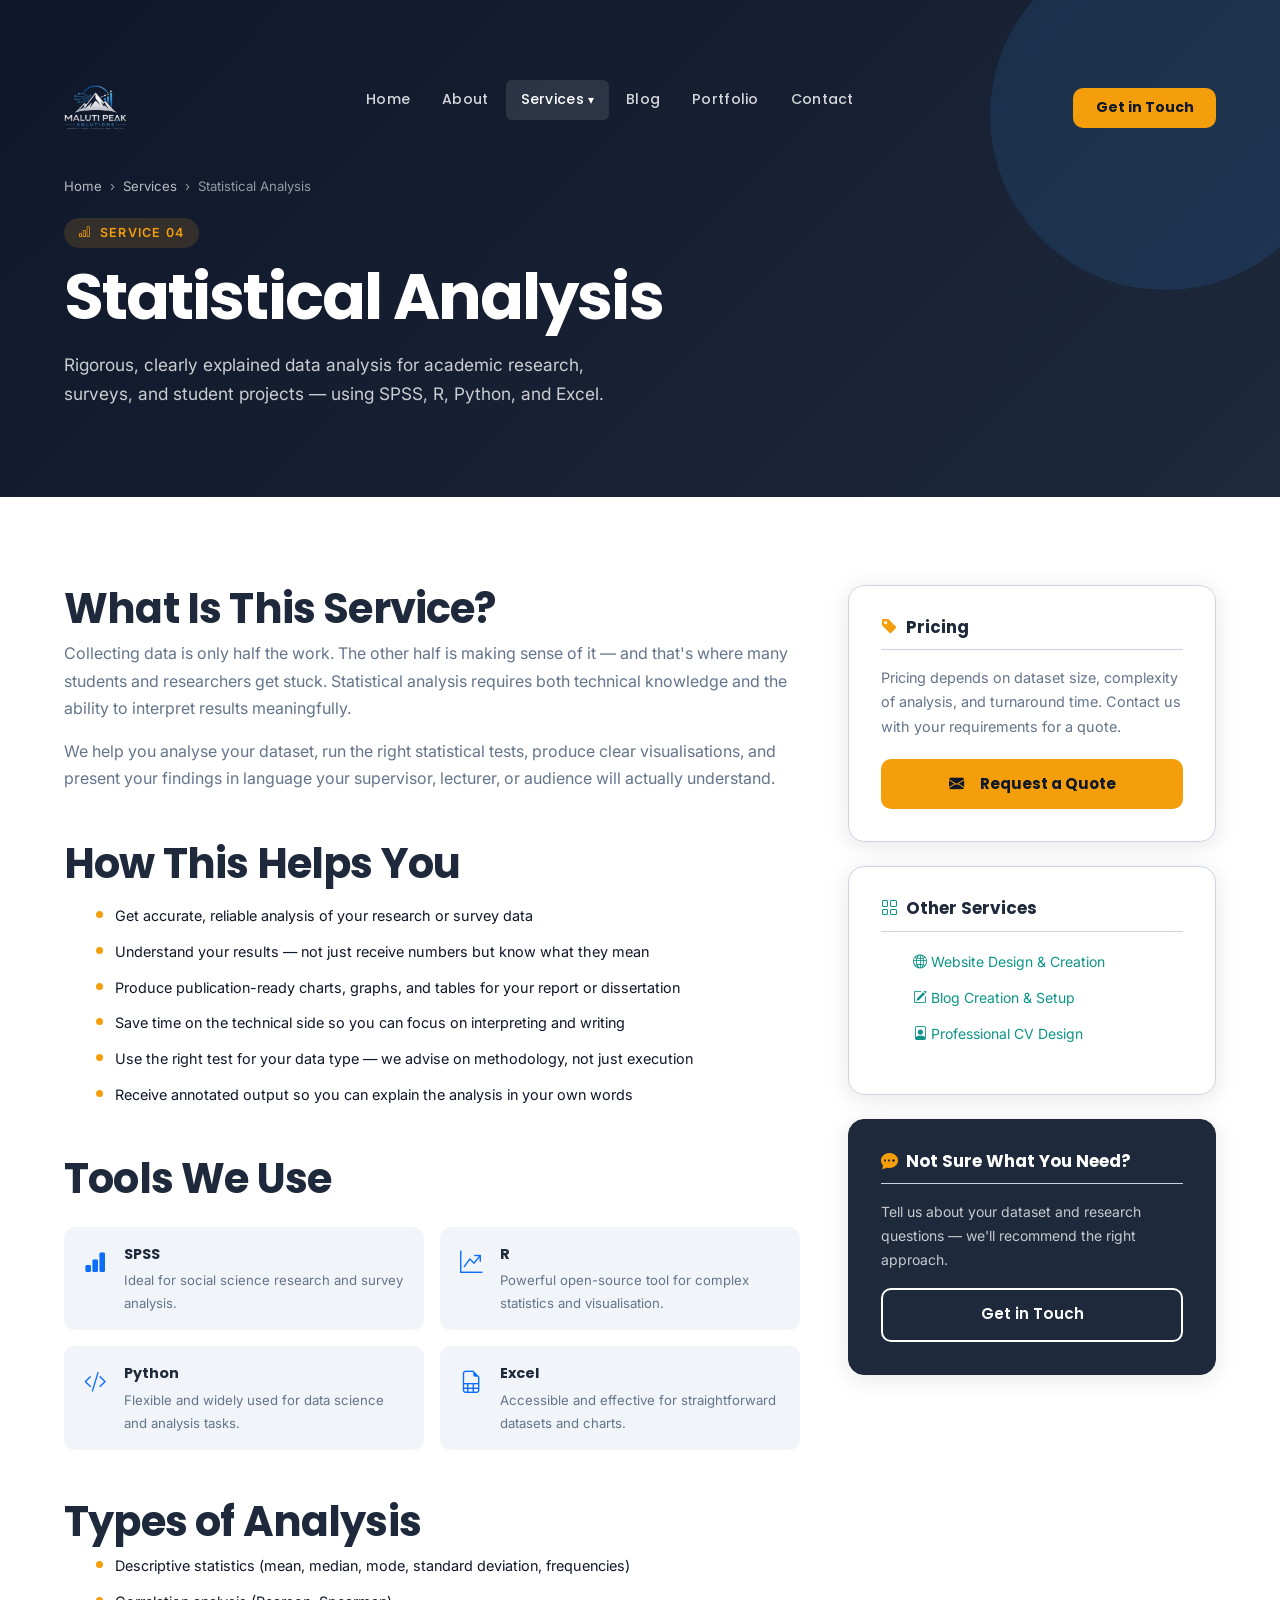
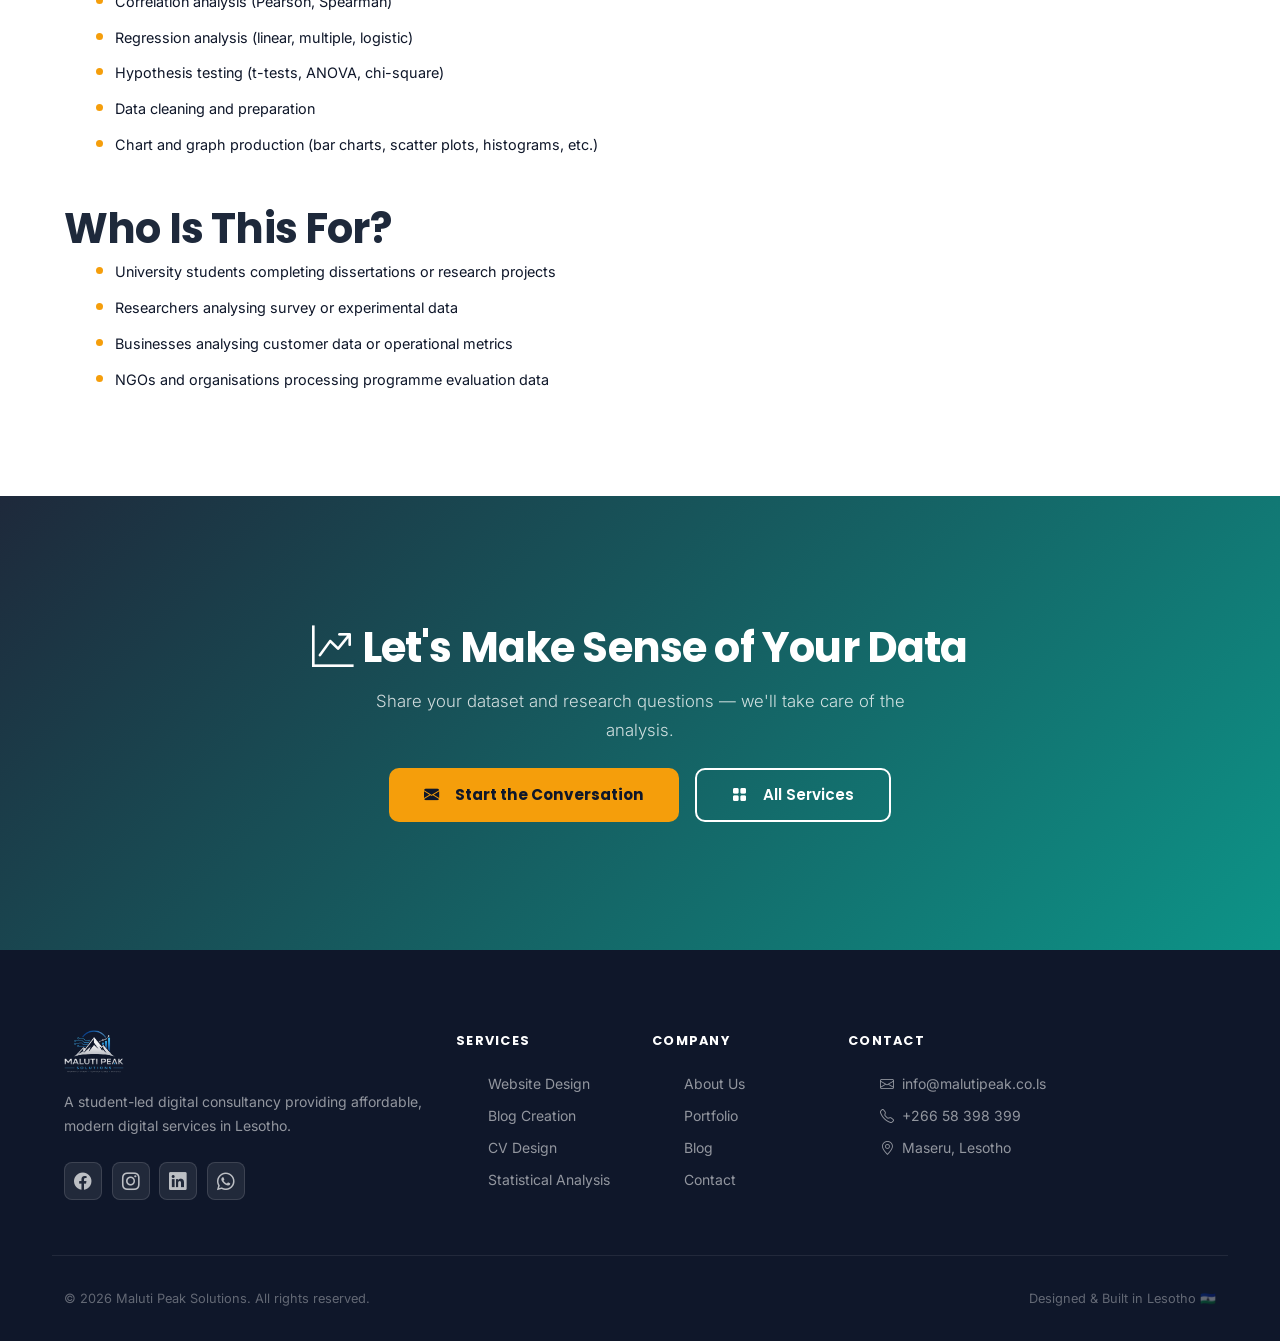
<file: services/statistical-analysis.html>
﻿<!DOCTYPE html>
<html lang="en">
<head>
  <meta charset="UTF-8" />
  <meta name="viewport" content="width=device-width, initial-scale=1.0" />
  <title>Statistical Analysis — Maluti Peak Solutions</title>
  <meta name="description" content="Academic and research data analysis using SPSS, R, Python, and Excel. Maluti Peak Solutions helps students and researchers make sense of their data." />
  <meta property="og:title" content="Statistical Analysis — Maluti Peak Solutions" />
  <meta property="og:type"  content="website" />

  <!-- Bootstrap 5.3 -->
  <link href="https://cdn.jsdelivr.net/npm/bootstrap@5.3.3/dist/css/bootstrap.min.css" rel="stylesheet" />
  <!-- Bootstrap Icons -->
  <link href="https://cdn.jsdelivr.net/npm/bootstrap-icons@1.11.3/font/bootstrap-icons.min.css" rel="stylesheet" />
  <!-- AOS -->
  <link href="https://cdn.jsdelivr.net/npm/aos@2.3.4/dist/aos.css" rel="stylesheet" />
  <!-- Google Fonts -->
  <link rel="preconnect" href="https://fonts.googleapis.com" />
  <link rel="preconnect" href="https://fonts.gstatic.com" crossorigin />
  <link href="https://fonts.googleapis.com/css2?family=Inter:wght@400;500;600;700&family=Poppins:wght@600;700;800&display=swap" rel="stylesheet" />
  <link rel="stylesheet" href="../css/style.css" />
  <link rel="icon" type="image/png" href="../images/logo.png" />
</head>
<body>

  <!-- ══════════════════════════════════════════ NAVIGATION -->
  <nav class="nav" role="navigation" aria-label="Main navigation">
    <div class="container nav__inner">
      <a href="../index.html" class="nav__logo" aria-label="Maluti Peak Solutions home">
        <img src="../images/logo.png" alt="Maluti Peak Solutions logo" class="nav__logo-img" loading="lazy" />
        <div class="nav__logo-text" style="display:none;">MPS<div class="nav__logo-sub">Maluti Peak Solutions</div></div>
      </a>
      <ul class="nav__links" id="navLinks">
        <li class="nav__item"><a href="../index.html"    class="nav__link">Home</a></li>
        <li class="nav__item"><a href="../about.html"    class="nav__link">About</a></li>
        <li class="nav__item">
          <a href="../services.html" class="nav__link nav__link--active nav__link--has-dropdown" aria-haspopup="true">Services</a>
          <ul class="nav__dropdown">
            <li><a href="website-design.html"       class="nav__dropdown-link"><i class="bi bi-globe2 me-2"></i>Website Design</a></li>
            <li><a href="blog-creation.html"        class="nav__dropdown-link"><i class="bi bi-pencil-square me-2"></i>Blog Creation</a></li>
            <li><a href="cv-design.html"            class="nav__dropdown-link"><i class="bi bi-file-person me-2"></i>CV Design</a></li>
            <li><a href="statistical-analysis.html" class="nav__dropdown-link"><i class="bi bi-graph-up me-2"></i>Statistical Analysis</a></li>
          </ul>
        </li>
        <li class="nav__item"><a href="../blog.html"      class="nav__link">Blog</a></li>
        <li class="nav__item"><a href="../portfolio.html" class="nav__link">Portfolio</a></li>
        <li class="nav__item"><a href="../contact.html"   class="nav__link">Contact</a></li>
      </ul>
      <a href="../contact.html" class="nav__cta">Get in Touch</a>
      <button class="nav__hamburger" id="hamburger" aria-label="Toggle menu" aria-expanded="false" aria-controls="navLinks">
        <span></span><span></span><span></span>
      </button>
    </div>
  </nav>

  <!-- ══════════════════════════════════════════ PAGE HERO -->
  <div class="page-hero">
    <div class="container" data-aos="fade-up">
      <div class="breadcrumb">
        <a href="../index.html">Home</a><span>&rsaquo;</span>
        <a href="../services.html">Services</a><span>&rsaquo;</span>
        <span>Statistical Analysis</span>
      </div>
      <span class="section__tag" style="background:rgba(245,166,35,0.15);color:var(--gold);">
        <i class="bi bi-bar-chart me-1"></i> Service 04
      </span>
      <h1>Statistical Analysis</h1>
      <p>Rigorous, clearly explained data analysis for academic research, surveys, and student projects — using SPSS, R, Python, and Excel.</p>
    </div>
  </div>

  <!-- ══════════════════════════════════════════ MAIN CONTENT -->
  <section class="section">
    <div class="container">
      <div class="service-page-layout">

        <div data-aos="fade-up">
          <h2>What Is This Service?</h2>
          <p>Collecting data is only half the work. The other half is making sense of it — and that's where many students and researchers get stuck. Statistical analysis requires both technical knowledge and the ability to interpret results meaningfully.</p>
          <p>We help you analyse your dataset, run the right statistical tests, produce clear visualisations, and present your findings in language your supervisor, lecturer, or audience will actually understand.</p>

          <h2 class="mt-5">How This Helps You</h2>
          <ul class="service-benefits mt-3">
            <li>Get accurate, reliable analysis of your research or survey data</li>
            <li>Understand your results — not just receive numbers but know what they mean</li>
            <li>Produce publication-ready charts, graphs, and tables for your report or dissertation</li>
            <li>Save time on the technical side so you can focus on interpreting and writing</li>
            <li>Use the right test for your data type — we advise on methodology, not just execution</li>
            <li>Receive annotated output so you can explain the analysis in your own words</li>
          </ul>

          <h2 class="mt-5">Tools We Use</h2>
          <div class="row g-3 mt-1">
            <div class="col-sm-6">
              <div class="included-item">
                <i class="bi bi-bar-chart-fill text-primary me-2" style="font-size:1.4rem;"></i>
                <div>
                  <strong>SPSS</strong>
                  <p>Ideal for social science research and survey analysis.</p>
                </div>
              </div>
            </div>
            <div class="col-sm-6">
              <div class="included-item">
                <i class="bi bi-graph-up-arrow text-primary me-2" style="font-size:1.4rem;"></i>
                <div>
                  <strong>R</strong>
                  <p>Powerful open-source tool for complex statistics and visualisation.</p>
                </div>
              </div>
            </div>
            <div class="col-sm-6">
              <div class="included-item">
                <i class="bi bi-code-slash text-primary me-2" style="font-size:1.4rem;"></i>
                <div>
                  <strong>Python</strong>
                  <p>Flexible and widely used for data science and analysis tasks.</p>
                </div>
              </div>
            </div>
            <div class="col-sm-6">
              <div class="included-item">
                <i class="bi bi-file-earmark-spreadsheet text-primary me-2" style="font-size:1.4rem;"></i>
                <div>
                  <strong>Excel</strong>
                  <p>Accessible and effective for straightforward datasets and charts.</p>
                </div>
              </div>
            </div>
          </div>

          <h2 class="mt-5">Types of Analysis</h2>
          <ul class="service-benefits mt-2">
            <li>Descriptive statistics (mean, median, mode, standard deviation, frequencies)</li>
            <li>Correlation analysis (Pearson, Spearman)</li>
            <li>Regression analysis (linear, multiple, logistic)</li>
            <li>Hypothesis testing (t-tests, ANOVA, chi-square)</li>
            <li>Data cleaning and preparation</li>
            <li>Chart and graph production (bar charts, scatter plots, histograms, etc.)</li>
          </ul>

          <h2 class="mt-5">Who Is This For?</h2>
          <ul class="service-benefits mt-2">
            <li>University students completing dissertations or research projects</li>
            <li>Researchers analysing survey or experimental data</li>
            <li>Businesses analysing customer data or operational metrics</li>
            <li>NGOs and organisations processing programme evaluation data</li>
          </ul>
        </div>

        <aside class="service-page__sidebar" data-aos="fade-left">
          <div class="sidebar-card">
            <h4><i class="bi bi-tag-fill me-2" style="color:var(--gold);"></i>Pricing</h4>
            <p style="font-size:0.9rem; margin-bottom:1.25rem;">Pricing depends on dataset size, complexity of analysis, and turnaround time. Contact us with your requirements for a quote.</p>
            <a href="../contact.html" class="btn btn--primary" style="width:100%; justify-content:center;">
              <i class="bi bi-envelope-fill me-2"></i>Request a Quote
            </a>
          </div>
          <div class="sidebar-card">
            <h4><i class="bi bi-grid me-2" style="color:var(--blue);"></i>Other Services</h4>
            <ul style="display:flex; flex-direction:column; gap:0.6rem; margin-top:0.5rem;">
              <li><a href="website-design.html"  style="color:var(--blue); font-size:0.875rem;"><i class="bi bi-globe2 me-1"></i>Website Design &amp; Creation</a></li>
              <li><a href="blog-creation.html"   style="color:var(--blue); font-size:0.875rem;"><i class="bi bi-pencil-square me-1"></i>Blog Creation &amp; Setup</a></li>
              <li><a href="cv-design.html"       style="color:var(--blue); font-size:0.875rem;"><i class="bi bi-file-person me-1"></i>Professional CV Design</a></li>
            </ul>
          </div>
          <div class="sidebar-card" style="background:var(--navy); border-color:var(--navy);">
            <h4 style="color:var(--white);"><i class="bi bi-chat-dots-fill me-2" style="color:var(--gold);"></i>Not Sure What You Need?</h4>
            <p style="color:rgba(255,255,255,0.75); font-size:0.875rem; margin:0.5rem 0 1rem;">Tell us about your dataset and research questions — we'll recommend the right approach.</p>
            <a href="../contact.html" class="btn btn--outline" style="width:100%; justify-content:center;">Get in Touch</a>
          </div>
        </aside>

      </div>
    </div>
  </section>

  <!-- ══════════════════════════════════════════ CTA BANNER -->
  <section class="cta-banner" aria-label="Call to action">
    <div class="container py-5 text-center" data-aos="zoom-in">
      <h2 class="mb-3"><i class="bi bi-graph-up-arrow me-2"></i>Let's Make Sense of Your Data</h2>
      <p class="lead mb-4">Share your dataset and research questions — we'll take care of the analysis.</p>
      <div class="d-flex gap-3 justify-content-center flex-wrap">
        <a href="../contact.html"  class="btn btn--primary btn-lg"><i class="bi bi-envelope-fill me-2"></i>Start the Conversation</a>
        <a href="../services.html" class="btn btn--outline btn-lg"><i class="bi bi-grid-fill me-2"></i>All Services</a>
      </div>
    </div>
  </section>

  <!-- ══════════════════════════════════════════ FOOTER -->
  <footer class="footer" role="contentinfo">
    <div class="container">
      <div class="row g-4 footer__top">
        <div class="col-lg-4 footer__brand">
          <img src="../images/logo.png" alt="Maluti Peak Solutions" class="footer__logo" loading="lazy" />
          <p class="mt-3">A student-led digital consultancy providing affordable, modern digital services in Lesotho.</p>
          <div class="footer__social mt-3">
            <a href="#" class="footer__social-link" aria-label="Facebook"><i class="bi bi-facebook"></i></a>
            <a href="#" class="footer__social-link" aria-label="Instagram"><i class="bi bi-instagram"></i></a>
            <a href="#" class="footer__social-link" aria-label="LinkedIn"><i class="bi bi-linkedin"></i></a>
            <a href="#" class="footer__social-link" aria-label="WhatsApp"><i class="bi bi-whatsapp"></i></a>
          </div>
        </div>
        <div class="col-6 col-md-4 col-lg-2">
          <p class="footer__col-title">Services</p>
          <ul class="footer__links">
            <li><a href="website-design.html"       class="footer__link">Website Design</a></li>
            <li><a href="blog-creation.html"        class="footer__link">Blog Creation</a></li>
            <li><a href="cv-design.html"            class="footer__link">CV Design</a></li>
            <li><a href="statistical-analysis.html" class="footer__link">Statistical Analysis</a></li>
          </ul>
        </div>
        <div class="col-6 col-md-4 col-lg-2">
          <p class="footer__col-title">Company</p>
          <ul class="footer__links">
            <li><a href="../about.html"     class="footer__link">About Us</a></li>
            <li><a href="../portfolio.html" class="footer__link">Portfolio</a></li>
            <li><a href="../blog.html"      class="footer__link">Blog</a></li>
            <li><a href="../contact.html"   class="footer__link">Contact</a></li>
          </ul>
        </div>
        <div class="col-md-4 col-lg-4">
          <p class="footer__col-title">Contact</p>
          <ul class="footer__links">
            <li><a href="mailto:info@malutipeak.co.ls" class="footer__link"><i class="bi bi-envelope me-2"></i>info@malutipeak.co.ls</a></li>
            <li><a href="tel:+26658398399"             class="footer__link"><i class="bi bi-telephone me-2"></i>+266 58 398 399</a></li>
            <li><span class="footer__link"><i class="bi bi-geo-alt me-2"></i>Maseru, Lesotho</span></li>
          </ul>
        </div>
      </div>
      <div class="footer__bottom">
        <span>&copy; <span id="year"></span> Maluti Peak Solutions. All rights reserved.</span>
        <span>Designed &amp; Built in Lesotho 🇱🇸</span>
      </div>
    </div>
  </footer>

  <script src="https://cdn.jsdelivr.net/npm/bootstrap@5.3.3/dist/js/bootstrap.bundle.min.js"></script>
  <script src="https://cdn.jsdelivr.net/npm/aos@2.3.4/dist/aos.js"></script>
  <script src="../js/main.js"></script>
  <script>
    document.getElementById('year').textContent = new Date().getFullYear();
    AOS.init({ once: true, offset: 60, duration: 600 });
  </script>
</body>
</html>
</file>
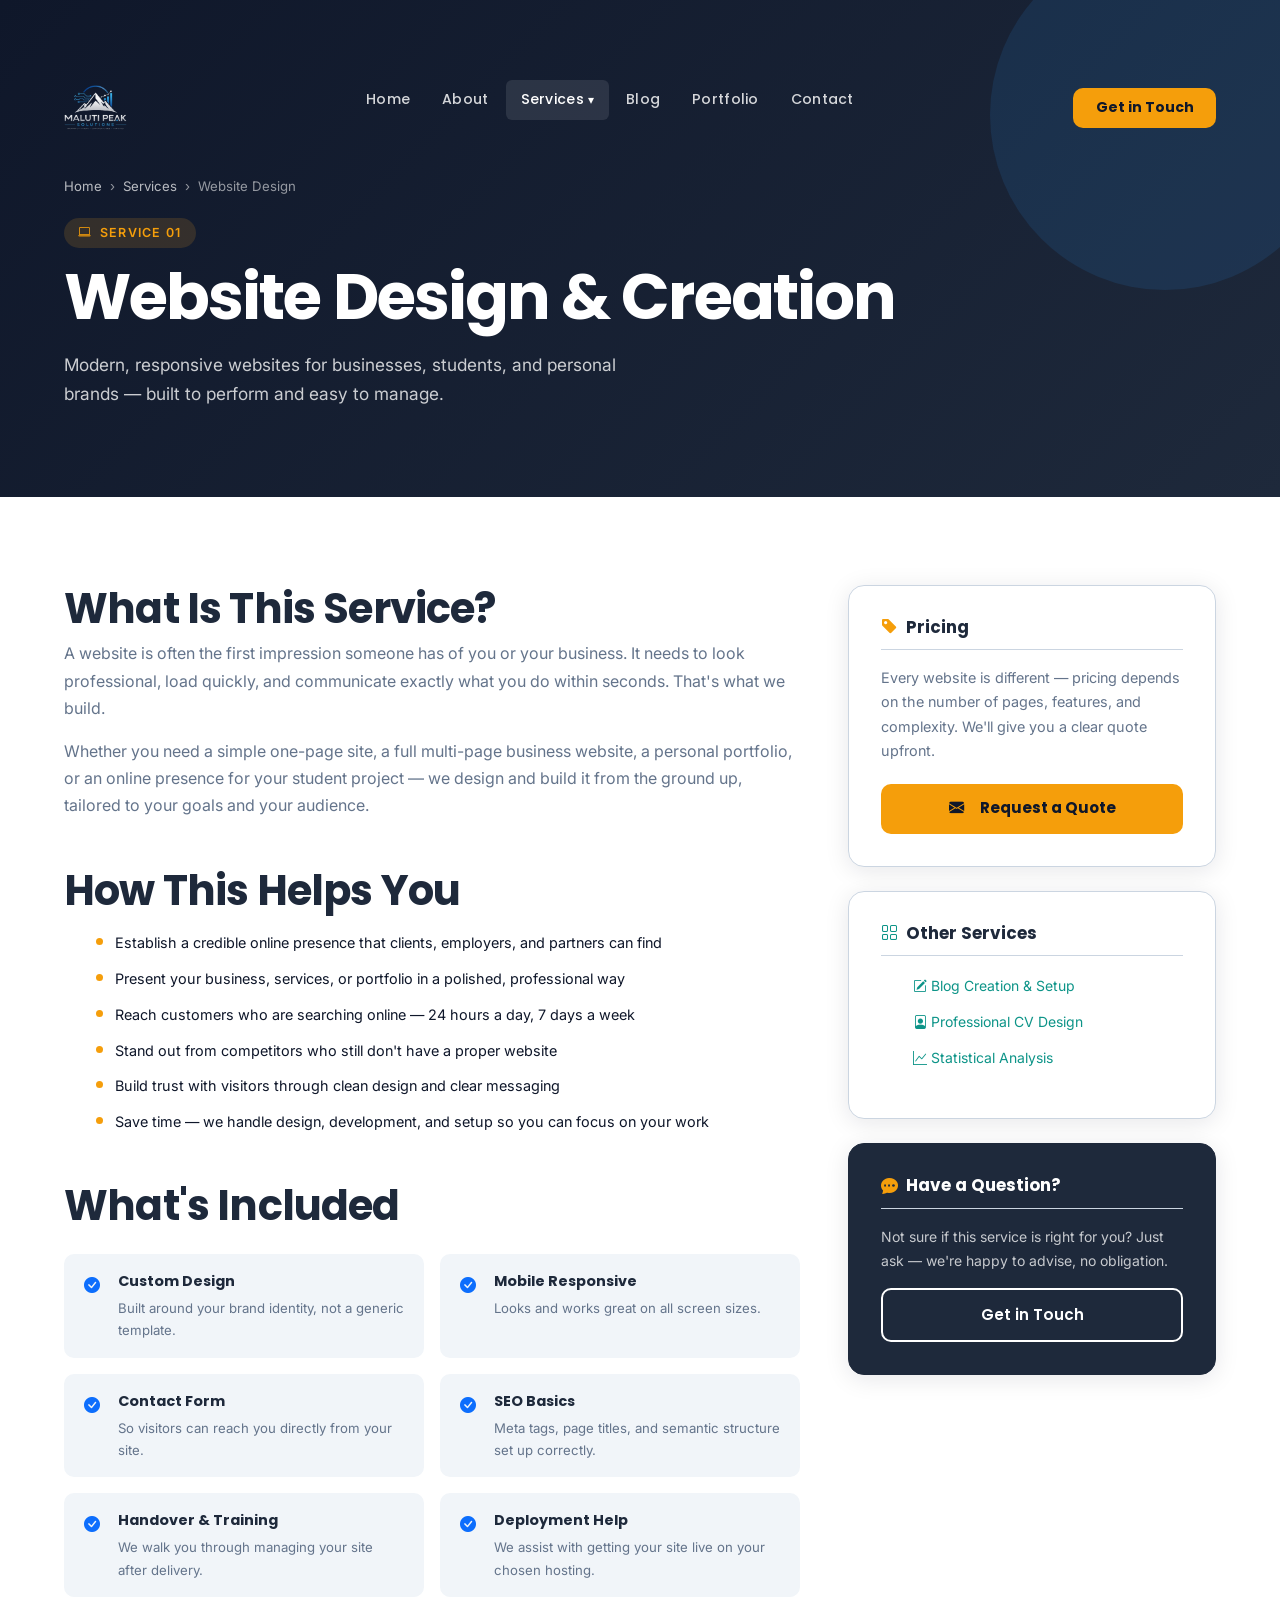
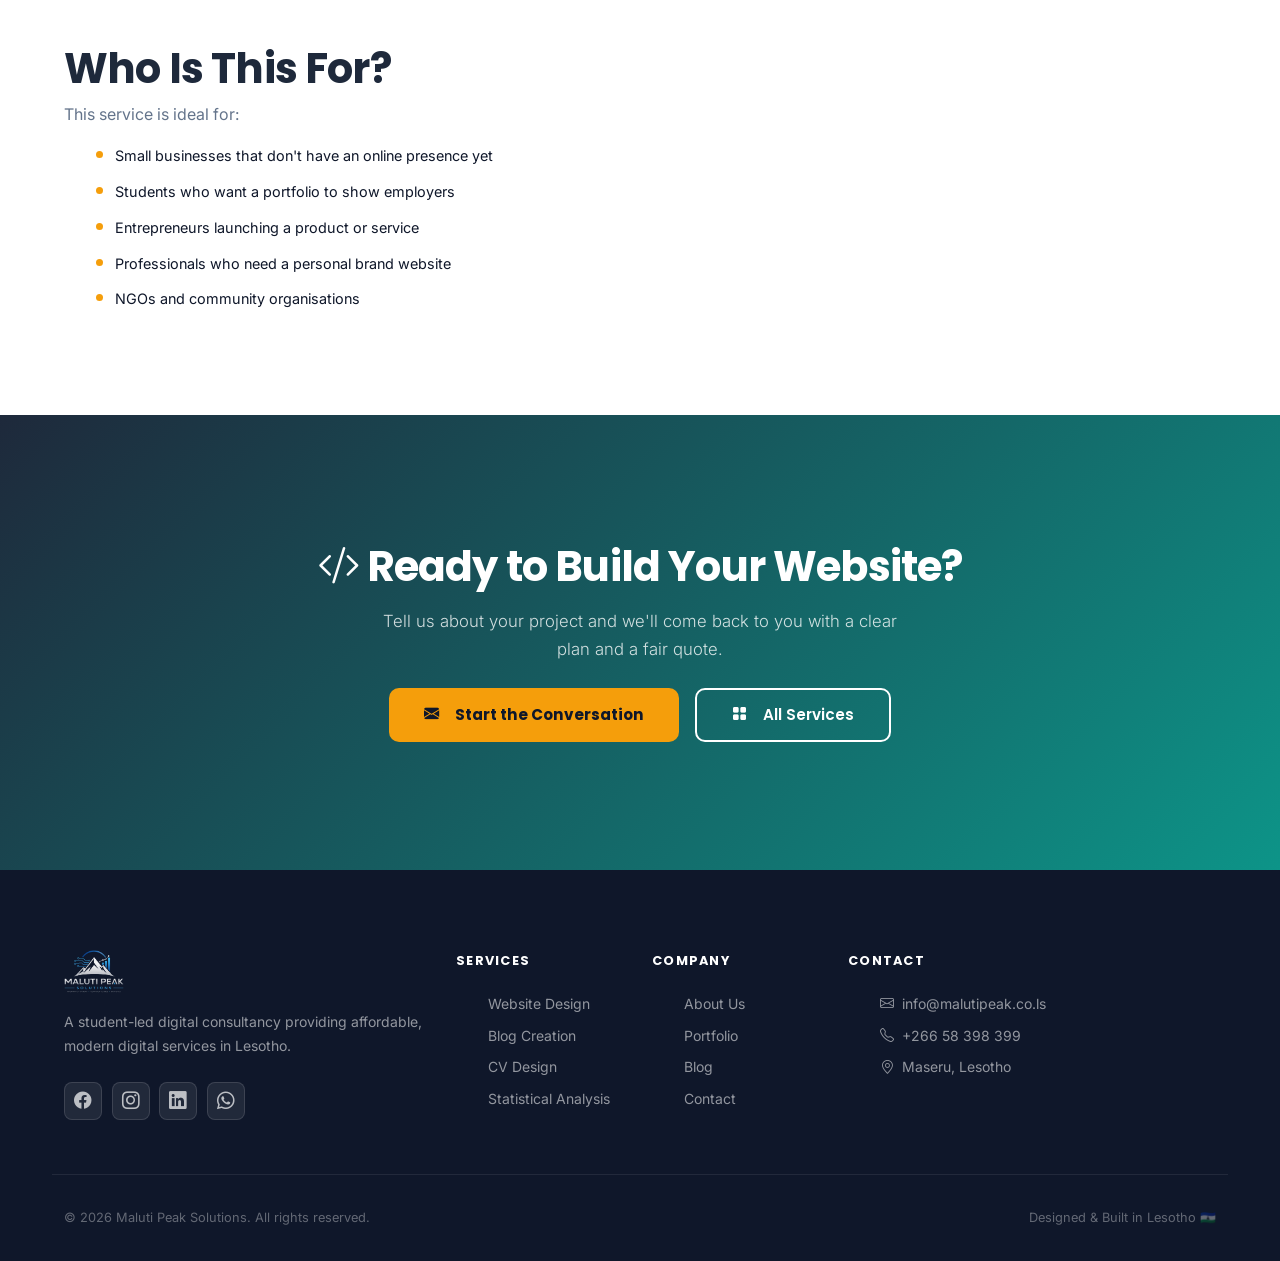
<file: services/website-design.html>
﻿<!DOCTYPE html>
<html lang="en">
<head>
  <meta charset="UTF-8" />
  <meta name="viewport" content="width=device-width, initial-scale=1.0" />
  <title>Website Design &amp; Creation — Maluti Peak Solutions</title>
  <meta name="description" content="Modern, responsive website design and creation for businesses, students, and personal brands in Lesotho. Contact Maluti Peak Solutions for a free quote." />
  <meta property="og:title" content="Website Design &amp; Creation — Maluti Peak Solutions" />
  <meta property="og:type"  content="website" />

  <!-- Bootstrap 5.3 -->
  <link href="https://cdn.jsdelivr.net/npm/bootstrap@5.3.3/dist/css/bootstrap.min.css" rel="stylesheet" />
  <!-- Bootstrap Icons -->
  <link href="https://cdn.jsdelivr.net/npm/bootstrap-icons@1.11.3/font/bootstrap-icons.min.css" rel="stylesheet" />
  <!-- AOS -->
  <link href="https://cdn.jsdelivr.net/npm/aos@2.3.4/dist/aos.css" rel="stylesheet" />
  <!-- Google Fonts -->
  <link rel="preconnect" href="https://fonts.googleapis.com" />
  <link rel="preconnect" href="https://fonts.gstatic.com" crossorigin />
  <link href="https://fonts.googleapis.com/css2?family=Inter:wght@400;500;600;700&family=Poppins:wght@600;700;800&display=swap" rel="stylesheet" />
  <link rel="stylesheet" href="../css/style.css" />
  <link rel="icon" type="image/png" href="../images/logo.png" />
</head>
<body>

  <!-- ══════════════════════════════════════════ NAVIGATION -->
  <nav class="nav" role="navigation" aria-label="Main navigation">
    <div class="container nav__inner">
      <a href="../index.html" class="nav__logo" aria-label="Maluti Peak Solutions home">
        <img src="../images/logo.png" alt="Maluti Peak Solutions logo" class="nav__logo-img" loading="lazy" />
        <div class="nav__logo-text" style="display:none;">MPS<div class="nav__logo-sub">Maluti Peak Solutions</div></div>
      </a>
      <ul class="nav__links" id="navLinks">
        <li class="nav__item"><a href="../index.html"    class="nav__link">Home</a></li>
        <li class="nav__item"><a href="../about.html"    class="nav__link">About</a></li>
        <li class="nav__item">
          <a href="../services.html" class="nav__link nav__link--active nav__link--has-dropdown" aria-haspopup="true">Services</a>
          <ul class="nav__dropdown">
            <li><a href="website-design.html"       class="nav__dropdown-link"><i class="bi bi-globe2 me-2"></i>Website Design</a></li>
            <li><a href="blog-creation.html"        class="nav__dropdown-link"><i class="bi bi-pencil-square me-2"></i>Blog Creation</a></li>
            <li><a href="cv-design.html"            class="nav__dropdown-link"><i class="bi bi-file-person me-2"></i>CV Design</a></li>
            <li><a href="statistical-analysis.html" class="nav__dropdown-link"><i class="bi bi-graph-up me-2"></i>Statistical Analysis</a></li>
          </ul>
        </li>
        <li class="nav__item"><a href="../blog.html"      class="nav__link">Blog</a></li>
        <li class="nav__item"><a href="../portfolio.html" class="nav__link">Portfolio</a></li>
        <li class="nav__item"><a href="../contact.html"   class="nav__link">Contact</a></li>
      </ul>
      <a href="../contact.html" class="nav__cta">Get in Touch</a>
      <button class="nav__hamburger" id="hamburger" aria-label="Toggle menu" aria-expanded="false" aria-controls="navLinks">
        <span></span><span></span><span></span>
      </button>
    </div>
  </nav>

  <!-- ══════════════════════════════════════════ PAGE HERO -->
  <div class="page-hero">
    <div class="container" data-aos="fade-up">
      <div class="breadcrumb">
        <a href="../index.html">Home</a><span>&rsaquo;</span>
        <a href="../services.html">Services</a><span>&rsaquo;</span>
        <span>Website Design</span>
      </div>
      <span class="section__tag" style="background:rgba(245,166,35,0.15);color:var(--gold);">
        <i class="bi bi-laptop me-1"></i> Service 01
      </span>
      <h1>Website Design &amp; Creation</h1>
      <p>Modern, responsive websites for businesses, students, and personal brands — built to perform and easy to manage.</p>
    </div>
  </div>

  <!-- ══════════════════════════════════════════ MAIN CONTENT -->
  <section class="section">
    <div class="container">
      <div class="service-page-layout">

        <!-- Main content -->
        <div data-aos="fade-up">
          <h2>What Is This Service?</h2>
          <p>A website is often the first impression someone has of you or your business. It needs to look professional, load quickly, and communicate exactly what you do within seconds. That's what we build.</p>
          <p>Whether you need a simple one-page site, a full multi-page business website, a personal portfolio, or an online presence for your student project — we design and build it from the ground up, tailored to your goals and your audience.</p>

          <h2 class="mt-5">How This Helps You</h2>
          <ul class="service-benefits mt-3">
            <li>Establish a credible online presence that clients, employers, and partners can find</li>
            <li>Present your business, services, or portfolio in a polished, professional way</li>
            <li>Reach customers who are searching online — 24 hours a day, 7 days a week</li>
            <li>Stand out from competitors who still don't have a proper website</li>
            <li>Build trust with visitors through clean design and clear messaging</li>
            <li>Save time — we handle design, development, and setup so you can focus on your work</li>
          </ul>

          <h2 class="mt-5">What's Included</h2>
          <div class="row g-3 mt-1">
            <div class="col-sm-6">
              <div class="included-item">
                <i class="bi bi-check-circle-fill text-primary me-2"></i>
                <div>
                  <strong>Custom Design</strong>
                  <p>Built around your brand identity, not a generic template.</p>
                </div>
              </div>
            </div>
            <div class="col-sm-6">
              <div class="included-item">
                <i class="bi bi-check-circle-fill text-primary me-2"></i>
                <div>
                  <strong>Mobile Responsive</strong>
                  <p>Looks and works great on all screen sizes.</p>
                </div>
              </div>
            </div>
            <div class="col-sm-6">
              <div class="included-item">
                <i class="bi bi-check-circle-fill text-primary me-2"></i>
                <div>
                  <strong>Contact Form</strong>
                  <p>So visitors can reach you directly from your site.</p>
                </div>
              </div>
            </div>
            <div class="col-sm-6">
              <div class="included-item">
                <i class="bi bi-check-circle-fill text-primary me-2"></i>
                <div>
                  <strong>SEO Basics</strong>
                  <p>Meta tags, page titles, and semantic structure set up correctly.</p>
                </div>
              </div>
            </div>
            <div class="col-sm-6">
              <div class="included-item">
                <i class="bi bi-check-circle-fill text-primary me-2"></i>
                <div>
                  <strong>Handover &amp; Training</strong>
                  <p>We walk you through managing your site after delivery.</p>
                </div>
              </div>
            </div>
            <div class="col-sm-6">
              <div class="included-item">
                <i class="bi bi-check-circle-fill text-primary me-2"></i>
                <div>
                  <strong>Deployment Help</strong>
                  <p>We assist with getting your site live on your chosen hosting.</p>
                </div>
              </div>
            </div>
          </div>

          <h2 class="mt-5">Who Is This For?</h2>
          <p>This service is ideal for:</p>
          <ul class="service-benefits mt-2">
            <li>Small businesses that don't have an online presence yet</li>
            <li>Students who want a portfolio to show employers</li>
            <li>Entrepreneurs launching a product or service</li>
            <li>Professionals who need a personal brand website</li>
            <li>NGOs and community organisations</li>
          </ul>
        </div>

        <!-- Sidebar -->
        <aside class="service-page__sidebar" data-aos="fade-left">
          <div class="sidebar-card">
            <h4><i class="bi bi-tag-fill me-2" style="color:var(--gold);"></i>Pricing</h4>
            <p style="font-size:0.9rem; margin-bottom:1.25rem;">Every website is different — pricing depends on the number of pages, features, and complexity. We'll give you a clear quote upfront.</p>
            <a href="../contact.html" class="btn btn--primary" style="width:100%; justify-content:center;">
              <i class="bi bi-envelope-fill me-2"></i>Request a Quote
            </a>
          </div>

          <div class="sidebar-card">
            <h4><i class="bi bi-grid me-2" style="color:var(--blue);"></i>Other Services</h4>
            <ul style="display:flex; flex-direction:column; gap:0.6rem; margin-top:0.5rem;">
              <li><a href="blog-creation.html"       style="color:var(--blue); font-size:0.875rem;"><i class="bi bi-pencil-square me-1"></i>Blog Creation &amp; Setup</a></li>
              <li><a href="cv-design.html"           style="color:var(--blue); font-size:0.875rem;"><i class="bi bi-file-person me-1"></i>Professional CV Design</a></li>
              <li><a href="statistical-analysis.html" style="color:var(--blue); font-size:0.875rem;"><i class="bi bi-graph-up me-1"></i>Statistical Analysis</a></li>
            </ul>
          </div>

          <div class="sidebar-card" style="background:var(--navy); border-color:var(--navy);">
            <h4 style="color:var(--white);"><i class="bi bi-chat-dots-fill me-2" style="color:var(--gold);"></i>Have a Question?</h4>
            <p style="color:rgba(255,255,255,0.75); font-size:0.875rem; margin:0.5rem 0 1rem;">Not sure if this service is right for you? Just ask — we're happy to advise, no obligation.</p>
            <a href="../contact.html" class="btn btn--outline" style="width:100%; justify-content:center;">Get in Touch</a>
          </div>
        </aside>

      </div>
    </div>
  </section>

  <!-- ══════════════════════════════════════════ CTA BANNER -->
  <section class="cta-banner" aria-label="Call to action">
    <div class="container py-5 text-center" data-aos="zoom-in">
      <h2 class="mb-3"><i class="bi bi-code-slash me-2"></i>Ready to Build Your Website?</h2>
      <p class="lead mb-4">Tell us about your project and we'll come back to you with a clear plan and a fair quote.</p>
      <div class="d-flex gap-3 justify-content-center flex-wrap">
        <a href="../contact.html"  class="btn btn--primary btn-lg"><i class="bi bi-envelope-fill me-2"></i>Start the Conversation</a>
        <a href="../services.html" class="btn btn--outline btn-lg"><i class="bi bi-grid-fill me-2"></i>All Services</a>
      </div>
    </div>
  </section>

  <!-- ══════════════════════════════════════════ FOOTER -->
  <footer class="footer" role="contentinfo">
    <div class="container">
      <div class="row g-4 footer__top">
        <div class="col-lg-4 footer__brand">
          <img src="../images/logo.png" alt="Maluti Peak Solutions" class="footer__logo" loading="lazy" />
          <p class="mt-3">A student-led digital consultancy providing affordable, modern digital services in Lesotho.</p>
          <div class="footer__social mt-3">
            <a href="#" class="footer__social-link" aria-label="Facebook"><i class="bi bi-facebook"></i></a>
            <a href="#" class="footer__social-link" aria-label="Instagram"><i class="bi bi-instagram"></i></a>
            <a href="#" class="footer__social-link" aria-label="LinkedIn"><i class="bi bi-linkedin"></i></a>
            <a href="#" class="footer__social-link" aria-label="WhatsApp"><i class="bi bi-whatsapp"></i></a>
          </div>
        </div>
        <div class="col-6 col-md-4 col-lg-2">
          <p class="footer__col-title">Services</p>
          <ul class="footer__links">
            <li><a href="website-design.html"       class="footer__link">Website Design</a></li>
            <li><a href="blog-creation.html"        class="footer__link">Blog Creation</a></li>
            <li><a href="cv-design.html"            class="footer__link">CV Design</a></li>
            <li><a href="statistical-analysis.html" class="footer__link">Statistical Analysis</a></li>
          </ul>
        </div>
        <div class="col-6 col-md-4 col-lg-2">
          <p class="footer__col-title">Company</p>
          <ul class="footer__links">
            <li><a href="../about.html"     class="footer__link">About Us</a></li>
            <li><a href="../portfolio.html" class="footer__link">Portfolio</a></li>
            <li><a href="../blog.html"      class="footer__link">Blog</a></li>
            <li><a href="../contact.html"   class="footer__link">Contact</a></li>
          </ul>
        </div>
        <div class="col-md-4 col-lg-4">
          <p class="footer__col-title">Contact</p>
          <ul class="footer__links">
            <li><a href="mailto:info@malutipeak.co.ls" class="footer__link"><i class="bi bi-envelope me-2"></i>info@malutipeak.co.ls</a></li>
            <li><a href="tel:+26658398399"             class="footer__link"><i class="bi bi-telephone me-2"></i>+266 58 398 399</a></li>
            <li><span class="footer__link"><i class="bi bi-geo-alt me-2"></i>Maseru, Lesotho</span></li>
          </ul>
        </div>
      </div>
      <div class="footer__bottom">
        <span>&copy; <span id="year"></span> Maluti Peak Solutions. All rights reserved.</span>
        <span>Designed &amp; Built in Lesotho 🇱🇸</span>
      </div>
    </div>
  </footer>

  <script src="https://cdn.jsdelivr.net/npm/bootstrap@5.3.3/dist/js/bootstrap.bundle.min.js"></script>
  <script src="https://cdn.jsdelivr.net/npm/aos@2.3.4/dist/aos.js"></script>
  <script src="../js/main.js"></script>
  <script>
    document.getElementById('year').textContent = new Date().getFullYear();
    AOS.init({ once: true, offset: 60, duration: 600 });
  </script>
</body>
</html>
</file>
<file: css/style.css>
/* ============================================================
   MALUTI PEAK SOLUTIONS — Main Stylesheet
   Colours: Slate #1E293B | Teal #0D9488 | Amber #F59E0B
   Font: Poppins (headings) | Inter (body)
   ============================================================ */

/* ── 1. Variables & Reset ─────────────────────────────────── */
:root {
  --navy:        #1E293B;   /* slate */
  --navy-dark:   #0F172A;   /* deep slate */
  --blue:        #0D9488;   /* teal primary */
  --blue-light:  #14B8A6;   /* light teal */
  --gold:        #F59E0B;   /* amber CTA */
  --gold-dark:   #D97706;   /* dark amber */
  --bg:          #F8FAFC;
  --bg-section:  #F1F5F9;
  --text:        #0F172A;
  --text-muted:  #64748B;
  --white:       #FFFFFF;
  --border:      #CBD5E1;
  --shadow:      0 4px 24px rgba(15,23,42,0.10);
  --shadow-hover:0 12px 40px rgba(15,23,42,0.18);
  --radius:      10px;
  --radius-lg:   16px;
  --transition:  0.25s ease;
  --max-width:   1200px;
  --font-head:   'Poppins', sans-serif;
  --font-body:   'Inter', sans-serif;
}
/* ── Site Header ────────────────────────────────────────── */
.site-header {
  background: rgb(100, 100, 222);
  padding: 12px 0;
  border-bottom: 2px solid var(--gold);
  position: fixed;
  top: 0;
  left: 0;
  width: 100%;
  z-index: 1001;
}

.site-header__inner {
  display: flex;
  align-items: center;
  gap: 14px;
}

.site-header__logo {
  height: 48px;
  width: auto;
}

.site-header__name {
  font-family: 'Poppins', sans-serif;
  font-size: 1.4rem;
  font-weight: 700;
  color: #fff;
  letter-spacing: 0.3px;
  line-height: 1.2;
}

.site-header__name span {
  display: block;
  font-size: 0.75rem;
  font-weight: 400;
  color: var(--gold);
  letter-spacing: 1px;
  text-transform: uppercase;
}

*, *::before, *::after { box-sizing: border-box; margin: 0; padding: 0; }
html  { scroll-behavior: smooth; font-size: 16px; }
body  { font-family: var(--font-body); color: var(--text); background: var(--white); line-height: 1.65; -webkit-font-smoothing: antialiased; }
img   { max-width: 100%; height: auto; display: block; }
a     { color: inherit; text-decoration: none; }
ul    { list-style: none; }
button { cursor: pointer; font-family: inherit; border: none; background: none; }

/* ── 2. Typography ────────────────────────────────────────── */
h1, h2, h3, h4, h5 { font-family: var(--font-head); line-height: 1.15; color: var(--navy); font-weight: 700; }
h1 { font-size: clamp(2.4rem, 5.5vw, 4rem); letter-spacing: -0.03em; }
h2 { font-size: clamp(1.8rem, 3.5vw, 2.6rem); letter-spacing: -0.02em; }
h3 { font-size: clamp(1.1rem, 2vw, 1.4rem); }
h4 { font-size: 1.05rem; }

.fw-600 { font-weight: 600 !important; }
.fw-700 { font-weight: 700 !important; }

p { margin-bottom: 1rem; color: var(--text-muted); line-height: 1.7; }
p:last-child { margin-bottom: 0; }

/* ── 3. Layout ────────────────────────────────────────────── */
.container {
  width: 100%;
  max-width: var(--max-width);
  margin: 0 auto;
  padding: 0 1.5rem;
}

.section { padding: 5.5rem 0; }
.section--alt { background: var(--bg-section); }

.section__header {
  text-align: center;
  max-width: 600px;
  margin: 0 auto 3.5rem;
}

.section__header p { font-size: 1.05rem; margin-top: 0.75rem; color: var(--text-muted); }

/* Eyebrow label replacing the old badge-style section__tag */
.section__eyebrow {
  display: inline-block;
  font-size: 0.75rem;
  font-weight: 700;
  letter-spacing: 0.14em;
  text-transform: uppercase;
  color: var(--gold);
  margin-bottom: 0.6rem;
}

/* Keep old section__tag for pages that still use it */
.section__tag {
  display: inline-block;
  font-size: 0.78rem;
  font-weight: 600;
  letter-spacing: 0.1em;
  text-transform: uppercase;
  color: var(--blue);
  background: rgba(45,125,210,0.1);
  border-radius: 50px;
  padding: 0.3rem 0.9rem;
  margin-bottom: 0.75rem;
}

/* ── 4. Buttons ───────────────────────────────────────────── */
.btn {
  display: inline-flex;
  align-items: center;
  gap: 0.5rem;
  padding: 0.85rem 2.2rem;
  border-radius: var(--radius);
  font-family: var(--font-head);
  font-weight: 600;
  font-size: 0.95rem;
  transition: all var(--transition);
  text-decoration: none;
  cursor: pointer;
  border: 2px solid transparent;
}

/* Gold CTA — used on dark backgrounds */
.btn--gold {
  background: var(--gold);
  color: var(--navy-dark);
  border-color: var(--gold);
}
.btn--gold:hover {
  background: var(--gold-dark);
  border-color: var(--gold-dark);
  transform: translateY(-2px);
  box-shadow: 0 8px 24px rgba(245,166,35,0.35);
  color: var(--navy-dark);
}

/* Ghost — white outline on dark backgrounds */
.btn--ghost {
  background: transparent;
  color: rgba(255,255,255,0.9);
  border-color: rgba(255,255,255,0.5);
}
.btn--ghost:hover {
  background: rgba(255,255,255,0.12);
  border-color: rgba(255,255,255,0.9);
  color: var(--white);
}

/* Navy solid */
.btn--navy {
  background: var(--navy);
  color: var(--white);
  border-color: var(--navy);
}
.btn--navy:hover {
  background: var(--navy-dark);
  border-color: var(--navy-dark);
  transform: translateY(-2px);
  box-shadow: var(--shadow-hover);
  color: var(--white);
}

/* Legacy buttons kept for inner pages */
.btn--primary  { background: var(--gold); color: var(--navy-dark); font-weight: 700; border: none; }
.btn--primary:hover { background: var(--gold-dark); transform: translateY(-2px); box-shadow: 0 8px 24px rgba(245,166,35,0.3); color: var(--navy-dark); }
.btn--secondary { background: var(--navy); color: var(--white); }
.btn--secondary:hover { background: var(--navy-dark); transform: translateY(-2px); box-shadow: var(--shadow-hover); color: var(--white); }
.btn--outline { border: 2px solid var(--white); color: var(--white); background: transparent; }
.btn--outline:hover { background: var(--white); color: var(--navy); }
.btn--outline-navy { border: 2px solid var(--navy); color: var(--navy); background: transparent; }
.btn--outline-navy:hover { background: var(--navy); color: var(--white); }

/* ── 5. Navigation ────────────────────────────────────────── */
.nav {
  position: fixed;
  top: 72px; left: 0;
  width: 100%;
  z-index: 1000;
  background: transparent;
  box-shadow: none;
  transition: background 0.3s ease;

}

.nav__inner {
  display: flex;
  align-items: center;
  justify-content: space-between;
  height: 72px;
}

.nav__logo { display: flex; align-items: center; gap: 0.75rem; text-decoration: none; }
.nav__logo-img { height: 46px; width: auto; }

.nav__logo-text { font-family: var(--font-head); font-weight: 700; font-size: 1.1rem; color: var(--white); line-height: 1.1; }
.nav__logo-sub  { font-size: 0.65rem; font-weight: 400; color: var(--blue-light); letter-spacing: 0.05em; }

.nav__links { display: flex; align-items: center; gap: 0.2rem; }
.nav__item  { position: relative; }

.nav__link {
  display: block;
  padding: 0.5rem 0.9rem;
  color: rgba(255,255,255,0.82);
  font-size: 0.88rem;
  font-weight: 500;
  border-radius: 6px;
  transition: all var(--transition);
  font-family: var(--font-head);
  letter-spacing: 0.02em;
}

.nav__link:hover,
.nav__link--active { color: var(--white); background: rgba(255,255,255,0.1); }

/* Dropdown */
.nav__dropdown {
  position: absolute;
  top: calc(100% + 10px);
  left: 0;
  background: var(--white);
  border-radius: var(--radius);
  box-shadow: var(--shadow-hover);
  min-width: 240px;
  opacity: 0;
  visibility: hidden;
  transform: translateY(-8px);
  transition: all var(--transition);
  border: 1px solid var(--border);
  overflow: hidden;
}

.nav__item:hover .nav__dropdown,
.nav__item:focus-within .nav__dropdown {
  opacity: 1; visibility: visible; transform: translateY(0);
}

.nav__dropdown-link {
  display: flex;
  align-items: center;
  padding: 0.8rem 1.2rem;
  color: var(--navy);
  font-size: 0.875rem;
  font-weight: 500;
  font-family: var(--font-head);
  transition: all var(--transition);
  border-bottom: 1px solid var(--border);
}
.nav__dropdown-link:last-child { border-bottom: none; }
.nav__dropdown-link:hover { background: var(--bg-section); color: var(--blue); padding-left: 1.6rem; }

.nav__link--has-dropdown::after { content: '▾'; margin-left: 4px; font-size: 0.72rem; }

.nav__cta {
  margin-left: 0.75rem;
  padding: 0.5rem 1.4rem;
  background: var(--gold);
  color: var(--navy-dark);
  border-radius: var(--radius);
  font-weight: 700;
  font-size: 0.875rem;
  font-family: var(--font-head);
  transition: all var(--transition);
}
.nav__cta:hover { background: var(--gold-dark); }

/* Hamburger */
.nav__hamburger { display: none; flex-direction: column; gap: 5px; padding: 6px; border-radius: 6px; }
.nav__hamburger span { display: block; width: 24px; height: 2px; background: var(--white); border-radius: 2px; transition: all var(--transition); }
.nav__hamburger.is-open span:nth-child(1) { transform: rotate(45deg) translate(5px,5px); }
.nav__hamburger.is-open span:nth-child(2) { opacity: 0; }
.nav__hamburger.is-open span:nth-child(3) { transform: rotate(-45deg) translate(5px,-5px); }

/* ── 6. Hero Section ──────────────────────────────────────── */
.hero {
  min-height: 100vh;
  display: flex;
  align-items: center;
  position: relative;
  overflow: hidden;
  padding-top: 144px;
  background:
    url('../images/hero-bg.jpg') center/cover no-repeat;
  background-color: var(--navy-dark);
}

.hero__overlay {
  position: absolute;
  inset: 0;
  background: linear-gradient(
    135deg,
    rgba(13,31,60,0.95) 0%,
    rgba(26,58,107,0.88) 55%,
    rgba(45,125,210,0.75) 100%
  );
  z-index: 1;
}

/* Subtle geometric shapes */
.hero::before {
  content: '';
  position: absolute;
  top: -20%;
  right: -10%;
  width: 55vw;
  height: 55vw;
  max-width: 700px;
  max-height: 700px;
  border-radius: 50%;
  background: rgba(45,125,210,0.08);
  z-index: 1;
  pointer-events: none;
}

.hero::after {
  content: '';
  position: absolute;
  bottom: -15%;
  left: -8%;
  width: 40vw;
  height: 40vw;
  max-width: 500px;
  max-height: 500px;
  border-radius: 50%;
  background: rgba(245,166,35,0.06);
  z-index: 1;
  pointer-events: none;
}

.hero__container {
  position: relative;
  z-index: 2;
  padding-top: 2rem;
  padding-bottom: 2rem;
}

.hero__content { max-width: 720px; }

.hero__eyebrow {
  display: inline-flex;
  align-items: center;
  gap: 0.4rem;
  font-size: 0.8rem;
  font-weight: 600;
  letter-spacing: 0.14em;
  text-transform: uppercase;
  color: var(--gold);
  margin-bottom: 1.25rem;
}

.hero__title {
  color: var(--white);
  font-size: clamp(2.6rem, 6vw, 4.5rem);
  font-weight: 800;
  line-height: 1.08;
  letter-spacing: -0.03em;
  margin-bottom: 1.5rem;
}

.hero__subtitle {
  color: rgba(255,255,255,0.78);
  font-size: clamp(1.05rem, 2vw, 1.2rem);
  line-height: 1.7;
  max-width: 580px;
  margin-bottom: 2.75rem;
}

.hero__actions { display: flex; gap: 1rem; flex-wrap: wrap; align-items: center; }

.hero__scroll {
  position: absolute;
  bottom: 2rem;
  left: 50%;
  transform: translateX(-50%);
  z-index: 2;
  display: flex;
  flex-direction: column;
  align-items: center;
  gap: 0.35rem;
  color: rgba(255,255,255,0.45);
  font-size: 0.7rem;
  letter-spacing: 0.12em;
  text-transform: uppercase;
  animation: bounce 2.2s ease-in-out infinite;
}
.hero__scroll i { font-size: 1.2rem; }

@keyframes bounce {
  0%, 100% { transform: translateX(-50%) translateY(0); }
  50%       { transform: translateX(-50%) translateY(7px); }
}

/* ── 7. Service Cards (svc-card) ──────────────────────────── */
.svc-card {
  display: flex;
  flex-direction: column;
  background: var(--white);
  border-radius: var(--radius-lg);
  overflow: hidden;
  border: 1px solid var(--border);
  text-decoration: none;
  transition: all var(--transition);
  height: 100%;
}

.svc-card:hover {
  transform: translateY(-8px);
  box-shadow: var(--shadow-hover);
  border-color: transparent;
}

.svc-card__top {
  height: 140px;
  display: flex;
  align-items: center;
  justify-content: center;
  font-size: 2.8rem;
  color: rgba(255,255,255,0.85);
  flex-shrink: 0;
  transition: filter var(--transition);
}

.svc-card:hover .svc-card__top { filter: brightness(1.1); }

.svc-card__body { padding: 1.6rem; flex: 1; display: flex; flex-direction: column; }
.svc-card__body h3 { color: var(--navy); font-size: 1.1rem; margin-bottom: 0.6rem; font-weight: 700; }
.svc-card__body p  { font-size: 0.875rem; color: var(--text-muted); flex: 1; margin-bottom: 1.25rem; }

.svc-card__link {
  font-size: 0.85rem;
  font-weight: 600;
  color: var(--blue);
  font-family: var(--font-head);
  display: inline-flex;
  align-items: center;
  gap: 0.35rem;
  transition: gap var(--transition);
}
.svc-card:hover .svc-card__link { gap: 0.65rem; }

/* ── 8. About Panel ───────────────────────────────────────── */
.about-panel {
  display: grid;
  grid-template-columns: 1fr 1fr;
  min-height: 520px;
}

.about-panel__image {
  position: relative;
  overflow: hidden;
  background: linear-gradient(135deg, var(--navy-dark) 0%, var(--blue) 100%);
}

.about-panel__image img {
  width: 100%;
  height: 100%;
  object-fit: cover;
  display: block;
}

.about-panel__image-overlay {
  position: absolute;
  inset: 0;
  background: linear-gradient(135deg, rgba(13,31,60,0.7) 0%, rgba(26,58,107,0.4) 100%);
}

.about-panel__image-text {
  position: absolute;
  bottom: 2rem;
  left: 2rem;
  display: flex;
  align-items: center;
  gap: 0.6rem;
  color: rgba(255,255,255,0.7);
  font-size: 0.85rem;
  font-family: var(--font-head);
  font-weight: 500;
  letter-spacing: 0.06em;
  z-index: 1;
}
.about-panel__image-text i { font-size: 1.4rem; }

.about-panel__content {
  background: var(--bg-section);
  padding: 5rem 4rem;
  display: flex;
  flex-direction: column;
  justify-content: center;
}

.about-panel__content h2 { margin-bottom: 1.25rem; }
.about-panel__content p  { max-width: 480px; }

.about-panel__stats {
  display: flex;
  gap: 2.5rem;
  margin-top: 2rem;
  padding-top: 2rem;
  border-top: 1px solid var(--border);
}

.about-stat__num {
  display: block;
  font-family: var(--font-head);
  font-size: 2.2rem;
  font-weight: 800;
  color: var(--navy);
  line-height: 1;
}

.about-stat__label {
  display: block;
  font-size: 0.8rem;
  font-weight: 600;
  text-transform: uppercase;
  letter-spacing: 0.08em;
  color: var(--text-muted);
  margin-top: 0.35rem;
}

/* ── 9. Why Cards ─────────────────────────────────────────── */
.why-card {
  background: var(--white);
  border: 1px solid var(--border);
  border-radius: var(--radius-lg);
  padding: 2rem 1.75rem;
  height: 100%;
  transition: all var(--transition);
  position: relative;
  overflow: hidden;
}

.why-card::before {
  content: '';
  position: absolute;
  top: 0; left: 0;
  width: 100%; height: 4px;
  background: linear-gradient(90deg, var(--blue), var(--gold));
  transform: scaleX(0);
  transform-origin: left;
  transition: transform var(--transition);
}

.why-card:hover { box-shadow: var(--shadow-hover); transform: translateY(-4px); border-color: transparent; }
.why-card:hover::before { transform: scaleX(1); }

.why-card__icon {
  width: 52px;
  height: 52px;
  background: rgba(45,125,210,0.1);
  border-radius: var(--radius);
  display: flex;
  align-items: center;
  justify-content: center;
  font-size: 1.4rem;
  color: var(--blue);
  margin-bottom: 1.25rem;
  transition: background var(--transition);
}

.why-card:hover .why-card__icon { background: rgba(45,125,210,0.18); }

.why-card h4 { color: var(--navy); margin-bottom: 0.6rem; font-size: 1rem; }
.why-card p  { font-size: 0.875rem; margin: 0; }

/* ── 10. Values Strip ─────────────────────────────────────── */
.values-strip {
  background: var(--navy-dark);
  padding: 0;
}

.value-strip-item {
  display: flex;
  flex-direction: column;
  align-items: center;
  justify-content: center;
  gap: 0.75rem;
  padding: 2.5rem 1rem;
  color: rgba(255,255,255,0.7);
  font-family: var(--font-head);
  font-size: 0.85rem;
  font-weight: 600;
  letter-spacing: 0.06em;
  text-transform: uppercase;
  border-right: 1px solid rgba(255,255,255,0.08);
  transition: all var(--transition);
}

.value-strip-item:last-child { border-right: none; }

.value-strip-item:hover {
  background: rgba(255,255,255,0.04);
  color: var(--gold);
}

.value-strip-item i { font-size: 1.8rem; color: var(--gold); }

/* ── 11. Article Cards ────────────────────────────────────── */
.article-card {
  display: flex;
  flex-direction: row;
  background: var(--white);
  border: 1px solid var(--border);
  border-radius: var(--radius-lg);
  overflow: hidden;
  text-decoration: none;
  transition: all var(--transition);
  height: 100%;
}

.article-card:hover {
  box-shadow: var(--shadow-hover);
  transform: translateY(-4px);
  border-color: transparent;
}

.article-card__thumb {
  width: 140px;
  flex-shrink: 0;
  display: flex;
  align-items: center;
  justify-content: center;
  font-size: 2.2rem;
  color: rgba(255,255,255,0.65);
}

.article-card__body {
  padding: 1.5rem;
  display: flex;
  flex-direction: column;
  flex: 1;
}

.article-card__meta {
  display: flex;
  align-items: center;
  gap: 0.75rem;
  margin-bottom: 0.75rem;
  font-size: 0.8rem;
  color: var(--text-muted);
  flex-wrap: wrap;
}

.article-tag {
  display: inline-block;
  padding: 0.18rem 0.65rem;
  border-radius: 50px;
  font-size: 0.72rem;
  font-weight: 700;
  font-family: var(--font-head);
  text-transform: uppercase;
  letter-spacing: 0.06em;
}

.article-tag--blue  { background: rgba(45,125,210,0.12); color: var(--blue); }
.article-tag--green { background: rgba(34,197,94,0.12);  color: #15803d; }

.article-card__body h3 {
  font-size: 1rem;
  color: var(--navy);
  margin-bottom: 0.5rem;
  font-weight: 700;
  flex: 1;
}

.article-card__body p {
  font-size: 0.85rem;
  margin-bottom: 1rem;
  color: var(--text-muted);
}

.article-card__cta {
  font-size: 0.83rem;
  font-weight: 600;
  color: var(--blue);
  font-family: var(--font-head);
  display: inline-flex;
  align-items: center;
  gap: 0.3rem;
  transition: gap var(--transition);
  margin-top: auto;
}

.article-card:hover .article-card__cta { gap: 0.6rem; }

/* ── 12. CTA Section ──────────────────────────────────────── */
.cta-section {
  position: relative;
  padding: 6rem 0;
  overflow: hidden;
}

.cta-section__bg {
  position: absolute;
  inset: 0;
  background: linear-gradient(135deg, var(--navy-dark) 0%, var(--navy) 50%, var(--blue) 100%);
  z-index: 0;
}

.cta-section__bg::after {
  content: '';
  position: absolute;
  top: -80px; right: -80px;
  width: 400px; height: 400px;
  border-radius: 50%;
  background: rgba(255,255,255,0.04);
}

.cta-section__inner {
  position: relative;
  z-index: 1;
  display: flex;
  align-items: center;
  justify-content: space-between;
  gap: 3rem;
  flex-wrap: wrap;
}

.cta-section__text h2 { color: var(--white); margin-bottom: 0.5rem; font-size: clamp(1.6rem, 3vw, 2.2rem); }
.cta-section__text p  { color: rgba(255,255,255,0.75); font-size: 1.05rem; margin: 0; }

.cta-section__actions { display: flex; gap: 1rem; flex-wrap: wrap; flex-shrink: 0; }

/* ── 13. Page Hero (inner pages) ──────────────────────────── */
.page-hero {
  background: linear-gradient(135deg, var(--navy-dark) 0%, var(--navy) 100%);
  padding: 11rem 0 5.5rem;
  color: var(--white);
  position: relative;
  overflow: hidden;
}

.page-hero::after {
  content: '';
  position: absolute;
  top: -60px; right: -60px;
  width: 350px; height: 350px;
  border-radius: 50%;
  background: rgba(45,125,210,0.15);
  pointer-events: none;
}

.page-hero h1  { color: var(--white); position: relative; z-index: 1; }
.page-hero p   { color: rgba(255,255,255,0.78); max-width: 580px; margin: 1rem 0 0; font-size: 1.08rem; position: relative; z-index: 1; }
.page-hero .container { position: relative; z-index: 1; }

/* ── 14. Service Page Layout ──────────────────────────────── */
.service-page-layout {
  display: grid;
  grid-template-columns: 2fr 1fr;
  gap: 3rem;
  align-items: start;
}

.service-page__sidebar { position: sticky; top: 90px; }

.sidebar-card {
  background: var(--white);
  border: 1px solid var(--border);
  border-radius: var(--radius-lg);
  padding: 2rem;
  margin-bottom: 1.5rem;
  box-shadow: var(--shadow);
}

.sidebar-card h4 { margin-bottom: 1rem; padding-bottom: 0.75rem; border-bottom: 1px solid var(--border); }

/* ── 15. Service Benefits List ────────────────────────────── */
.service-benefits { list-style: none; display: flex; flex-direction: column; gap: 0.75rem; }

.service-benefits li {
  display: flex;
  gap: 0.75rem;
  align-items: flex-start;
  font-size: 0.9rem;
  color: var(--text);
}

.service-benefits li::before {
  content: '';
  width: 7px;
  height: 7px;
  border-radius: 50%;
  background: var(--gold);
  flex-shrink: 0;
  margin-top: 7px;
}

/* ── 16. Included Item ────────────────────────────────────── */
.included-item {
  display: flex;
  align-items: flex-start;
  gap: 0.6rem;
  background: var(--bg-section);
  border-radius: var(--radius);
  padding: 1rem 1.25rem;
  height: 100%;
}

.included-item i { flex-shrink: 0; margin-top: 2px; font-size: 1rem; }
.included-item strong { display: block; color: var(--navy); font-family: var(--font-head); font-size: 0.9rem; margin-bottom: 0.2rem; }
.included-item p { font-size: 0.825rem; margin: 0; }

/* ── 17. Why List (legacy inner pages) ───────────────────── */
.why-grid { display: grid; grid-template-columns: 1fr 1fr; gap: 4rem; align-items: center; }
.why-list { list-style: none; display: flex; flex-direction: column; gap: 1.25rem; }

.why-list__item { display: flex; gap: 1rem; align-items: flex-start; }

.why-list__icon {
  flex-shrink: 0;
  width: 44px; height: 44px;
  background: rgba(45,125,210,0.1);
  border-radius: 8px;
  display: flex;
  align-items: center;
  justify-content: center;
  font-size: 1.2rem;
  color: var(--blue);
  margin-top: 2px;
}

.why-list__text h4 { margin-bottom: 0.25rem; color: var(--navy); }
.why-list__text p  { font-size: 0.875rem; margin: 0; }

.why-image {
  border-radius: var(--radius-lg);
  overflow: hidden;
  aspect-ratio: 4/3;
  background: linear-gradient(135deg, var(--navy) 0%, var(--blue) 100%);
  display: flex;
  align-items: center;
  justify-content: center;
}

/* ── 18. Values Grid (legacy) ─────────────────────────────── */
.values-grid { display: grid; grid-template-columns: repeat(auto-fit, minmax(200px, 1fr)); gap: 1.5rem; }

.value-card {
  text-align: center;
  padding: 2rem 1.5rem;
  background: var(--white);
  border-radius: var(--radius-lg);
  border: 1px solid var(--border);
  transition: all var(--transition);
}

.value-card:hover { box-shadow: var(--shadow); transform: translateY(-3px); }

.value-card__icon {
  font-size: 2.2rem;
  color: var(--blue);
  display: block;
}

.value-card h4 { margin-bottom: 0.5rem; color: var(--navy); margin-top: 0.75rem; }
.value-card p  { font-size: 0.875rem; }

/* ── 19. Blog Grid (legacy) ───────────────────────────────── */
.blog-grid { display: grid; grid-template-columns: repeat(auto-fit, minmax(300px, 1fr)); gap: 1.75rem; }

.blog-card {
  background: var(--white);
  border-radius: var(--radius-lg);
  overflow: hidden;
  border: 1px solid var(--border);
  transition: all var(--transition);
  text-decoration: none;
  display: flex;
  flex-direction: column;
}

.blog-card:hover { box-shadow: var(--shadow-hover); transform: translateY(-4px); border-color: transparent; }

.blog-card__thumb {
  font-size: 3.5rem;
  display: flex;
  align-items: center;
  justify-content: center;
  height: 160px;
  background: linear-gradient(135deg, var(--navy) 0%, var(--blue) 100%);
  color: rgba(255,255,255,0.65);
}

.blog-card__body { padding: 1.5rem; display: flex; flex-direction: column; flex: 1; }

.blog-card__meta {
  display: flex;
  align-items: center;
  gap: 0.75rem;
  flex-wrap: wrap;
  margin-bottom: 0.75rem;
  font-size: 0.8rem;
  color: var(--text-muted);
}

.blog-card h3 { font-size: 1.05rem; margin-bottom: 0.5rem; color: var(--navy); }
.blog-card p  { font-size: 0.875rem; margin-bottom: 1rem; }

.blog-card__readmore {
  font-size: 0.85rem;
  font-weight: 600;
  color: var(--blue);
  font-family: var(--font-head);
  display: inline-flex;
  align-items: center;
  gap: 0.3rem;
  margin-top: auto;
  transition: gap var(--transition);
}

.blog-card:hover .blog-card__readmore { gap: 0.6rem; }

/* ── 20. Portfolio Grid ───────────────────────────────────── */
.portfolio-grid { display: grid; grid-template-columns: repeat(auto-fit, minmax(300px, 1fr)); gap: 1.5rem; }

.portfolio-card {
  border-radius: var(--radius-lg);
  overflow: hidden;
  border: 1px solid var(--border);
  background: var(--white);
  transition: all var(--transition);
}

.portfolio-card:hover { box-shadow: var(--shadow-hover); transform: translateY(-4px); }

.portfolio-card__image {
  aspect-ratio: 16/10;
  background: linear-gradient(135deg, var(--navy) 0%, var(--blue) 100%);
  display: flex;
  align-items: center;
  justify-content: center;
  position: relative;
  overflow: hidden;
}

.portfolio-card__placeholder-text {
  position: absolute;
  bottom: 0.75rem; left: 0.75rem;
  background: rgba(0,0,0,0.5);
  color: var(--white);
  font-size: 0.7rem;
  padding: 0.25rem 0.5rem;
  border-radius: 4px;
}

.portfolio-card__body { padding: 1.25rem; }
.portfolio-card h3 { font-size: 1rem; margin-bottom: 0.4rem; }
.portfolio-card p  { font-size: 0.85rem; margin-bottom: 0.75rem; }

.portfolio-card__tags { display: flex; flex-wrap: wrap; gap: 0.4rem; }

.tag {
  background: var(--bg-section);
  color: var(--navy);
  font-size: 0.75rem;
  font-weight: 600;
  padding: 0.25rem 0.6rem;
  border-radius: 50px;
  font-family: var(--font-head);
}

/* ── 21. Contact ──────────────────────────────────────────── */
.contact-layout { display: grid; grid-template-columns: 1fr 1.6fr; gap: 4rem; align-items: start; }

.contact-info__item { display: flex; gap: 1rem; align-items: flex-start; margin-bottom: 1.75rem; }

.contact-info__icon {
  width: 46px; height: 46px;
  background: rgba(45,125,210,0.1);
  border-radius: var(--radius);
  display: flex;
  align-items: center;
  justify-content: center;
  font-size: 1.2rem;
  color: var(--blue);
  flex-shrink: 0;
}

.contact-info__text strong { display: block; color: var(--navy); margin-bottom: 0.2rem; font-family: var(--font-head); }
.contact-info__text span  { color: var(--text-muted); font-size: 0.9rem; }

.social-links { display: flex; gap: 0.75rem; flex-wrap: wrap; }

.social-link {
  width: 42px; height: 42px;
  border-radius: var(--radius);
  background: var(--bg-section);
  display: flex;
  align-items: center;
  justify-content: center;
  font-size: 1.1rem;
  transition: all var(--transition);
  border: 1px solid var(--border);
  color: var(--text-muted);
}

.social-link:hover { background: var(--navy); color: var(--white); transform: translateY(-2px); }

.contact-form {
  background: var(--white);
  border-radius: var(--radius-lg);
  padding: 2.5rem;
  border: 1px solid var(--border);
  box-shadow: var(--shadow);
}

.form-group { margin-bottom: 1.25rem; }

.form-group label {
  display: block;
  margin-bottom: 0.4rem;
  font-size: 0.875rem;
  font-weight: 600;
  color: var(--navy);
  font-family: var(--font-head);
}

.form-group input,
.form-group select,
.form-group textarea {
  width: 100%;
  padding: 0.8rem 1rem;
  border: 1.5px solid var(--border);
  border-radius: var(--radius);
  font-family: var(--font-body);
  font-size: 0.95rem;
  color: var(--text);
  background: var(--bg);
  transition: border-color var(--transition), box-shadow var(--transition);
  -webkit-appearance: none;
}

.form-group input:focus,
.form-group select:focus,
.form-group textarea:focus {
  outline: none;
  border-color: var(--blue);
  box-shadow: 0 0 0 3px rgba(45,125,210,0.12);
  background: var(--white);
}

.form-group textarea { resize: vertical; min-height: 130px; }
.form-row { display: grid; grid-template-columns: 1fr 1fr; gap: 1rem; }

/* ── 22. FAQ ──────────────────────────────────────────────── */
.faq-item {
  background: var(--white);
  border: 1px solid var(--border);
  border-radius: var(--radius);
  padding: 1.25rem 1.5rem;
  cursor: pointer;
  transition: box-shadow var(--transition);
}

.faq-item:hover { box-shadow: var(--shadow); }

.faq-item summary {
  font-family: var(--font-head);
  font-weight: 600;
  color: var(--navy);
  list-style: none;
  display: flex;
  justify-content: space-between;
  align-items: center;
  gap: 1rem;
  user-select: none;
  font-size: 0.95rem;
}

.faq-item summary::-webkit-details-marker { display: none; }
.faq-item summary i { color: var(--blue); flex-shrink: 0; transition: transform var(--transition); }
.faq-item[open] summary i { transform: rotate(45deg); }
.faq-item p { margin-top: 0.75rem; margin-bottom: 0; font-size: 0.9rem; }

/* ── 23. Filter Buttons ───────────────────────────────────── */
.filter-btn {
  padding: 0.45rem 1.1rem;
  border-radius: 50px;
  border: 1.5px solid var(--border);
  background: transparent;
  color: var(--text-muted);
  font-family: var(--font-head);
  font-size: 0.8rem;
  font-weight: 600;
  cursor: pointer;
  transition: all var(--transition);
}

.filter-btn:hover,
.filter-btn--active { border-color: var(--navy); background: var(--navy); color: var(--white); }

/* ── 24. Legacy CTA Banner ────────────────────────────────── */
.cta-banner {
  background: linear-gradient(135deg, var(--navy) 0%, var(--blue) 100%);
  padding: 5rem 0;
  text-align: center;
  position: relative;
  overflow: hidden;
}

.cta-banner h2 { color: var(--white); margin-bottom: 0.75rem; }
.cta-banner p  { color: rgba(255,255,255,0.8); margin-bottom: 2rem; font-size: 1.05rem; max-width: 540px; margin-left: auto; margin-right: auto; }
.cta-banner .btn-group { display: flex; gap: 1rem; justify-content: center; flex-wrap: wrap; }

/* ── 25. Service Icon Hero (services.html) ─────────────────── */
.service-icon-hero {
  width: 220px; height: 220px;
  background: linear-gradient(135deg, var(--navy), var(--blue));
  border-radius: var(--radius-lg);
  display: flex;
  align-items: center;
  justify-content: center;
  font-size: 4rem;
  color: rgba(255,255,255,0.8);
  box-shadow: var(--shadow-hover);
}

/* ── 26. Team ─────────────────────────────────────────────── */
.team-card {
  background: var(--white);
  border: 1px solid var(--border);
  border-radius: var(--radius-lg);
  padding: 2rem 1.5rem;
  transition: all var(--transition);
}

.team-card:hover { box-shadow: var(--shadow); transform: translateY(-3px); }

.team-card__avatar {
  width: 80px; height: 80px;
  border-radius: 50%;
  background: linear-gradient(135deg, var(--navy), var(--blue));
  display: flex;
  align-items: center;
  justify-content: center;
  font-size: 1.8rem;
  color: var(--white);
  margin: 0 auto 1rem;
  font-family: var(--font-head);
  font-weight: 700;
}

.team-card h4 { margin-bottom: 0.25rem; color: var(--navy); }
.team-card__role { color: var(--blue); font-size: 0.85rem; font-weight: 600; font-family: var(--font-head); }
.team-card p  { font-size: 0.85rem; margin-top: 0.5rem; }

/* ── 27. Footer ───────────────────────────────────────────── */
.footer {
  background: var(--navy-dark);
  color: rgba(255,255,255,0.8);
  padding: 5rem 0 2rem;
}

.footer__top {
  padding-bottom: 3rem;
  border-bottom: 1px solid rgba(255,255,255,0.08);
  margin-bottom: 2rem;
}

.footer__brand p { font-size: 0.875rem; margin-top: 1rem; margin-bottom: 1.5rem; color: rgba(255,255,255,0.55); }
.footer__logo { height: 44px; width: auto; }

.footer__col-title {
  font-family: var(--font-head);
  font-weight: 700;
  font-size: 0.8rem;
  color: var(--white);
  text-transform: uppercase;
  letter-spacing: 0.1em;
  margin-bottom: 1.25rem;
}

.footer__links { display: flex; flex-direction: column; gap: 0.55rem; }

.footer__link {
  color: rgba(255,255,255,0.55);
  font-size: 0.875rem;
  transition: color var(--transition);
  display: flex;
  align-items: center;
}

.footer__link:hover { color: var(--gold); }

.footer__social { display: flex; gap: 0.6rem; }

.footer__social-link {
  width: 38px; height: 38px;
  background: rgba(255,255,255,0.08);
  border-radius: 8px;
  display: flex;
  align-items: center;
  justify-content: center;
  font-size: 1.1rem;
  transition: all var(--transition);
  border: 1px solid rgba(255,255,255,0.12);
  color: rgba(255,255,255,0.7);
}

.footer__social-link:hover { background: var(--gold); color: var(--navy-dark); transform: translateY(-2px); border-color: var(--gold); }

.footer__bottom {
  display: flex;
  justify-content: space-between;
  align-items: center;
  font-size: 0.8rem;
  color: rgba(255,255,255,0.35);
  flex-wrap: wrap;
  gap: 0.5rem;
}

/* ── 28. Blog Post ────────────────────────────────────────── */
.blog-post-layout { display: grid; grid-template-columns: 2fr 1fr; gap: 3rem; align-items: start; }

.blog-post__content { background: var(--white); border: 1px solid var(--border); border-radius: var(--radius-lg); padding: 2.5rem; }
.blog-post__content h2 { margin: 2rem 0 0.75rem; font-size: 1.4rem; }
.blog-post__content h3 { margin: 1.5rem 0 0.6rem; font-size: 1.15rem; }
.blog-post__content p  { color: var(--text); line-height: 1.8; margin-bottom: 1.25rem; }
.blog-post__content ul { padding-left: 1.25rem; margin-bottom: 1.25rem; list-style: disc; }
.blog-post__content ul li { margin-bottom: 0.5rem; color: var(--text); line-height: 1.7; }

.blog-post__meta {
  display: flex; gap: 1.5rem; align-items: center;
  padding-bottom: 1.5rem; margin-bottom: 2rem;
  border-bottom: 1px solid var(--border);
  flex-wrap: wrap; font-size: 0.875rem; color: var(--text-muted);
}

/* ── 29. Breadcrumb ───────────────────────────────────────── */
.breadcrumb {
  display: flex; gap: 0.5rem; align-items: center;
  font-size: 0.825rem; color: rgba(255,255,255,0.55);
  margin-bottom: 1.25rem; padding: 0;
}
.breadcrumb a { color: rgba(255,255,255,0.7); transition: color var(--transition); }
.breadcrumb a:hover { color: var(--gold); }

/* ── 30. Alerts ───────────────────────────────────────────── */
.alert { padding: 1rem 1.25rem; border-radius: var(--radius); margin-top: 1rem; font-size: 0.9rem; display: none; }
.alert--success { background: rgba(34,197,94,0.1); border: 1px solid rgba(34,197,94,0.3); color: #15803d; }
.alert--error   { background: rgba(239,68,68,0.1);  border: 1px solid rgba(239,68,68,0.3);  color: #dc2626; }

/* ── 31. Responsive ───────────────────────────────────────── */
@media (max-width: 992px) {
  .about-panel { grid-template-columns: 1fr; }
  .about-panel__image { min-height: 300px; }
  .about-panel__content { padding: 3.5rem 2.5rem; }
  .cta-section__inner { flex-direction: column; text-align: center; }
  .cta-section__actions { justify-content: center; }
}

@media (max-width: 768px) {
  .section { padding: 4rem 0; }

  /* Nav mobile */
  .nav__links { display: none; position: absolute; top: 72px; left: 0; width: 100%; background: var(--navy-dark); flex-direction: column; gap: 0; padding: 1rem 0; }
  .nav__links.is-open { display: flex; }
  .nav__item { width: 100%; }
  .nav__link { padding: 0.85rem 1.5rem; border-radius: 0; }
  .nav__dropdown { position: static; opacity: 1; visibility: visible; transform: none; box-shadow: none; border: none; border-radius: 0; background: rgba(255,255,255,0.05); min-width: 0; }
  .nav__dropdown-link { color: rgba(255,255,255,0.8); background: none; padding-left: 2.5rem; border-color: rgba(255,255,255,0.08); font-size: 0.85rem; }
  .nav__dropdown-link:hover { color: var(--gold); background: transparent; padding-left: 3rem; }
  .nav__hamburger { display: flex; }
  .nav__cta { display: none; }

  .hero__actions { flex-direction: column; }
  .hero__actions .btn { text-align: center; justify-content: center; }

  .why-grid { grid-template-columns: 1fr; }
  .why-image { display: none; }
  .contact-layout { grid-template-columns: 1fr; }
  .service-page-layout { grid-template-columns: 1fr; }
  .blog-post-layout { grid-template-columns: 1fr; }
  .form-row { grid-template-columns: 1fr; }

  .article-card { flex-direction: column; }
  .article-card__thumb { width: 100%; height: 120px; }

  .values-strip .row { border-top: 1px solid rgba(255,255,255,0.08); }
  .value-strip-item { border-bottom: 1px solid rgba(255,255,255,0.08); border-right: none; }
  .col-6:nth-child(odd) .value-strip-item { border-right: 1px solid rgba(255,255,255,0.08); }
}

@media (max-width: 480px) {
  h1 { font-size: 2.2rem; }
  h2 { font-size: 1.6rem; }
  .hero { min-height: 100svh; }
  .blog-grid, .portfolio-grid { grid-template-columns: 1fr; }
  .values-grid { grid-template-columns: 1fr 1fr; }
  .about-panel__stats { gap: 1.5rem; }
}

@media (min-width: 1440px) {
  :root { --max-width: 1340px; }
}

/* ── 32. Utilities ────────────────────────────────────────── */
.shadow-lg { box-shadow: 0 16px 48px rgba(26,58,107,0.12) !important; }
.shadow-sm { box-shadow: 0 2px 8px rgba(26,58,107,0.06) !important; }
.card-text  { color: var(--text-muted) !important; line-height: 1.7; }
.transition-all { transition: all var(--transition) !important; }

/* ── 33. Accessibility ────────────────────────────────────── */
:focus-visible { outline: 3px solid var(--gold); outline-offset: 2px; border-radius: 4px; }

@media (prefers-reduced-motion: reduce) {
  *, *::before, *::after { animation-duration: 0.01ms !important; transition-duration: 0.01ms !important; }
}

@media print {
  .nav, .footer, .hero__scroll, .cta-section, .cta-banner { display: none; }
  body { padding-top: 0; }
}
</file>
